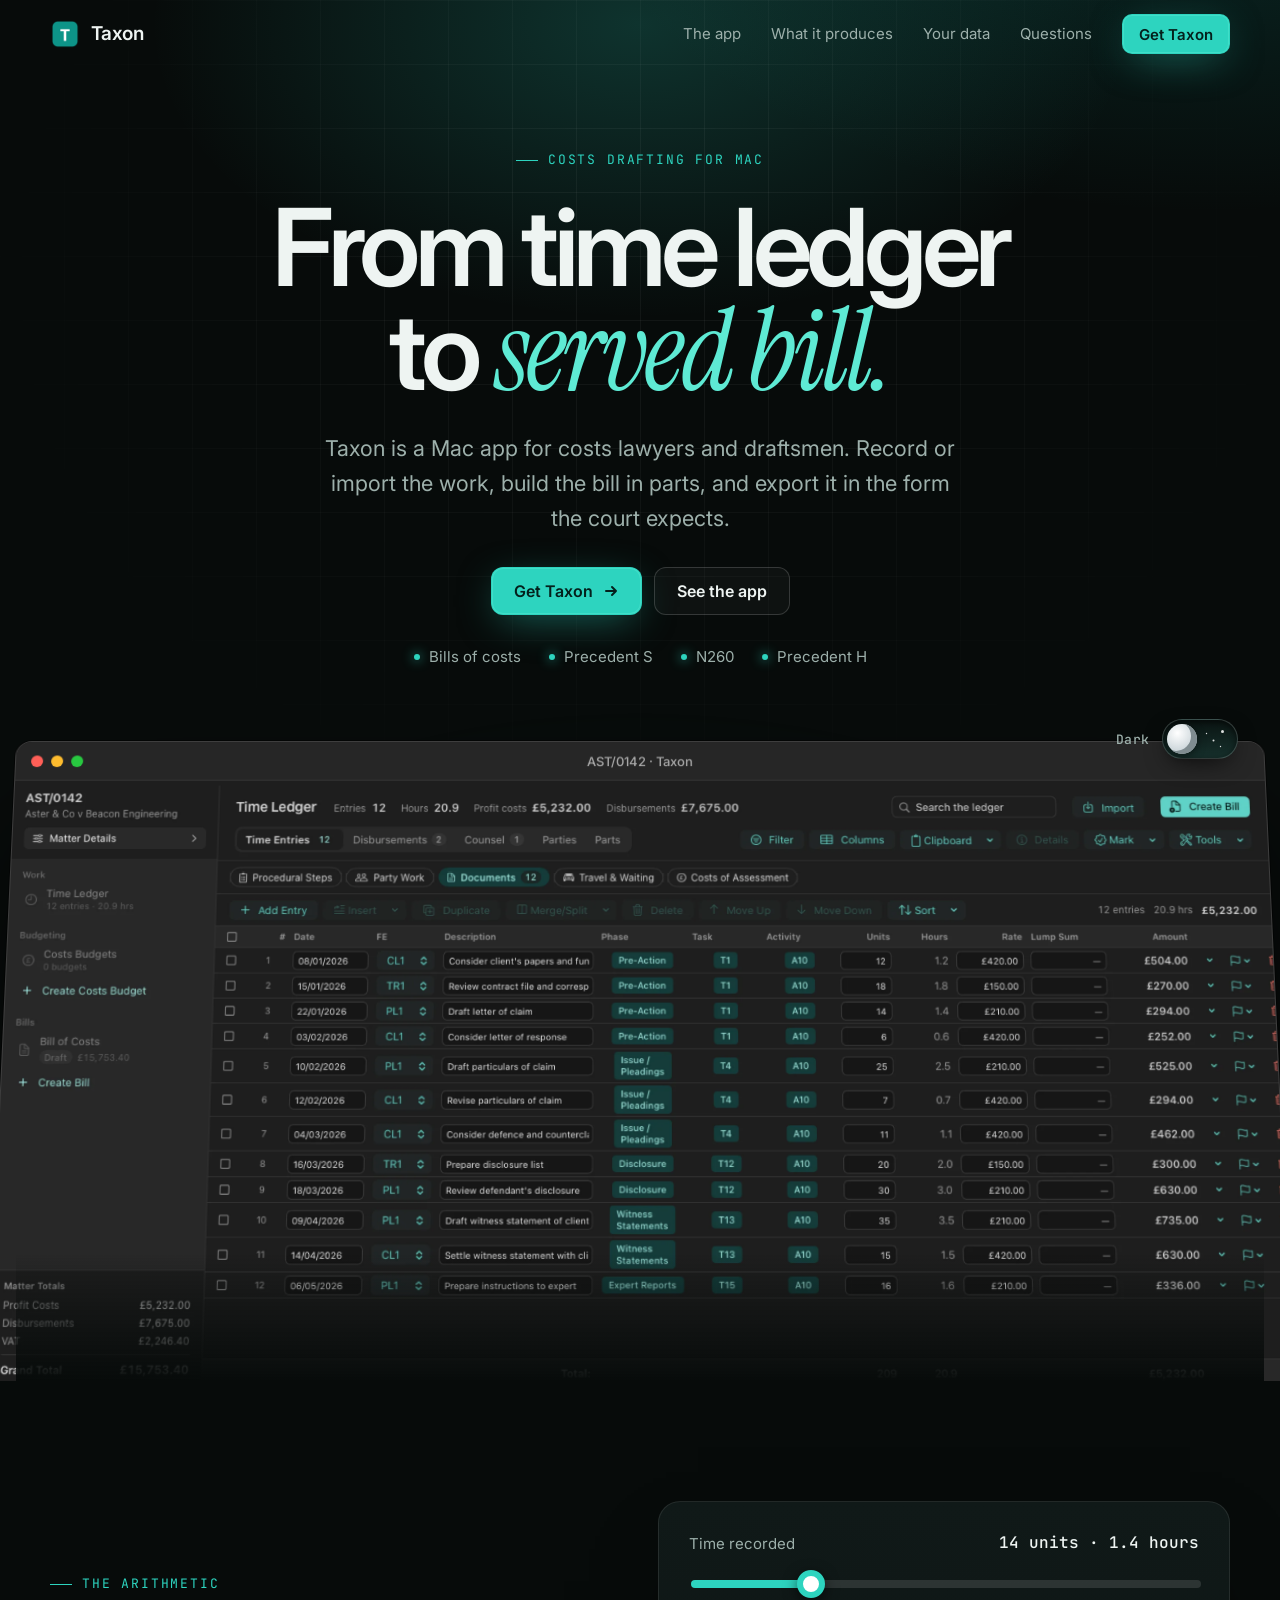
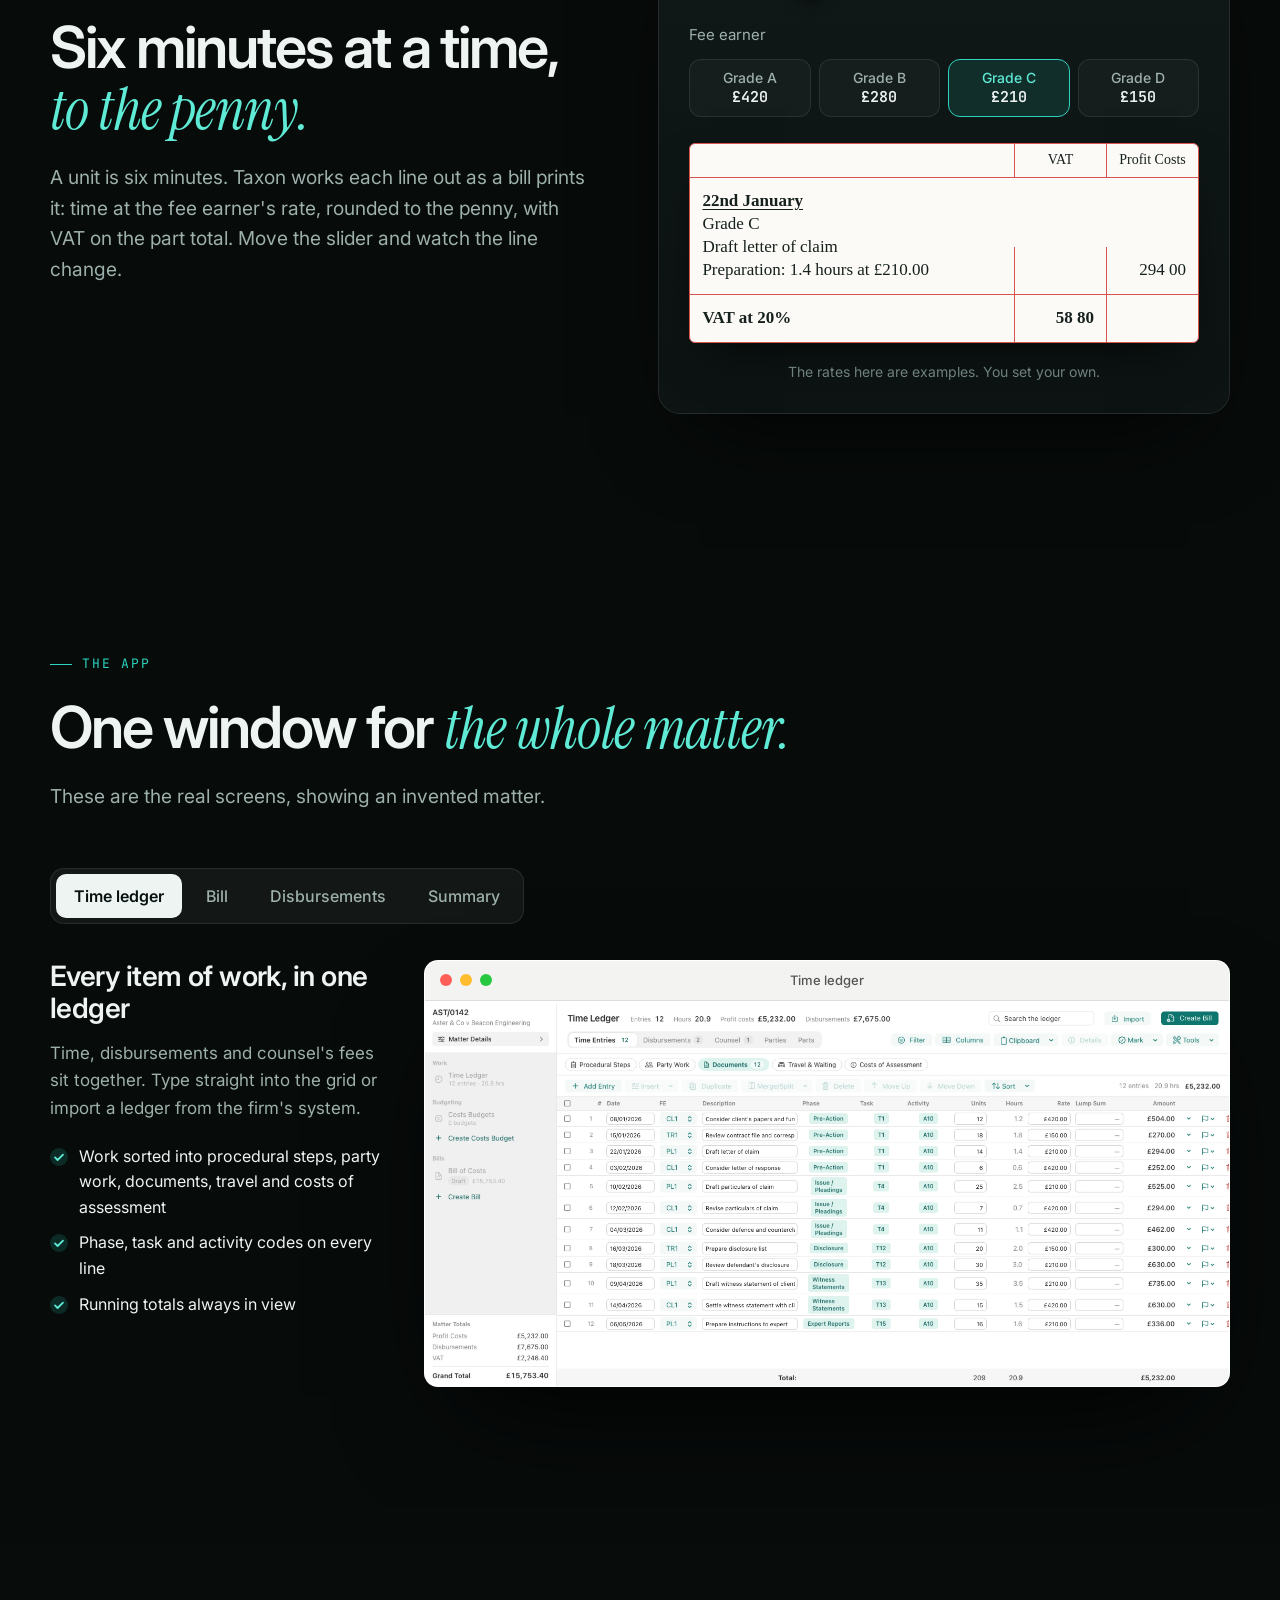
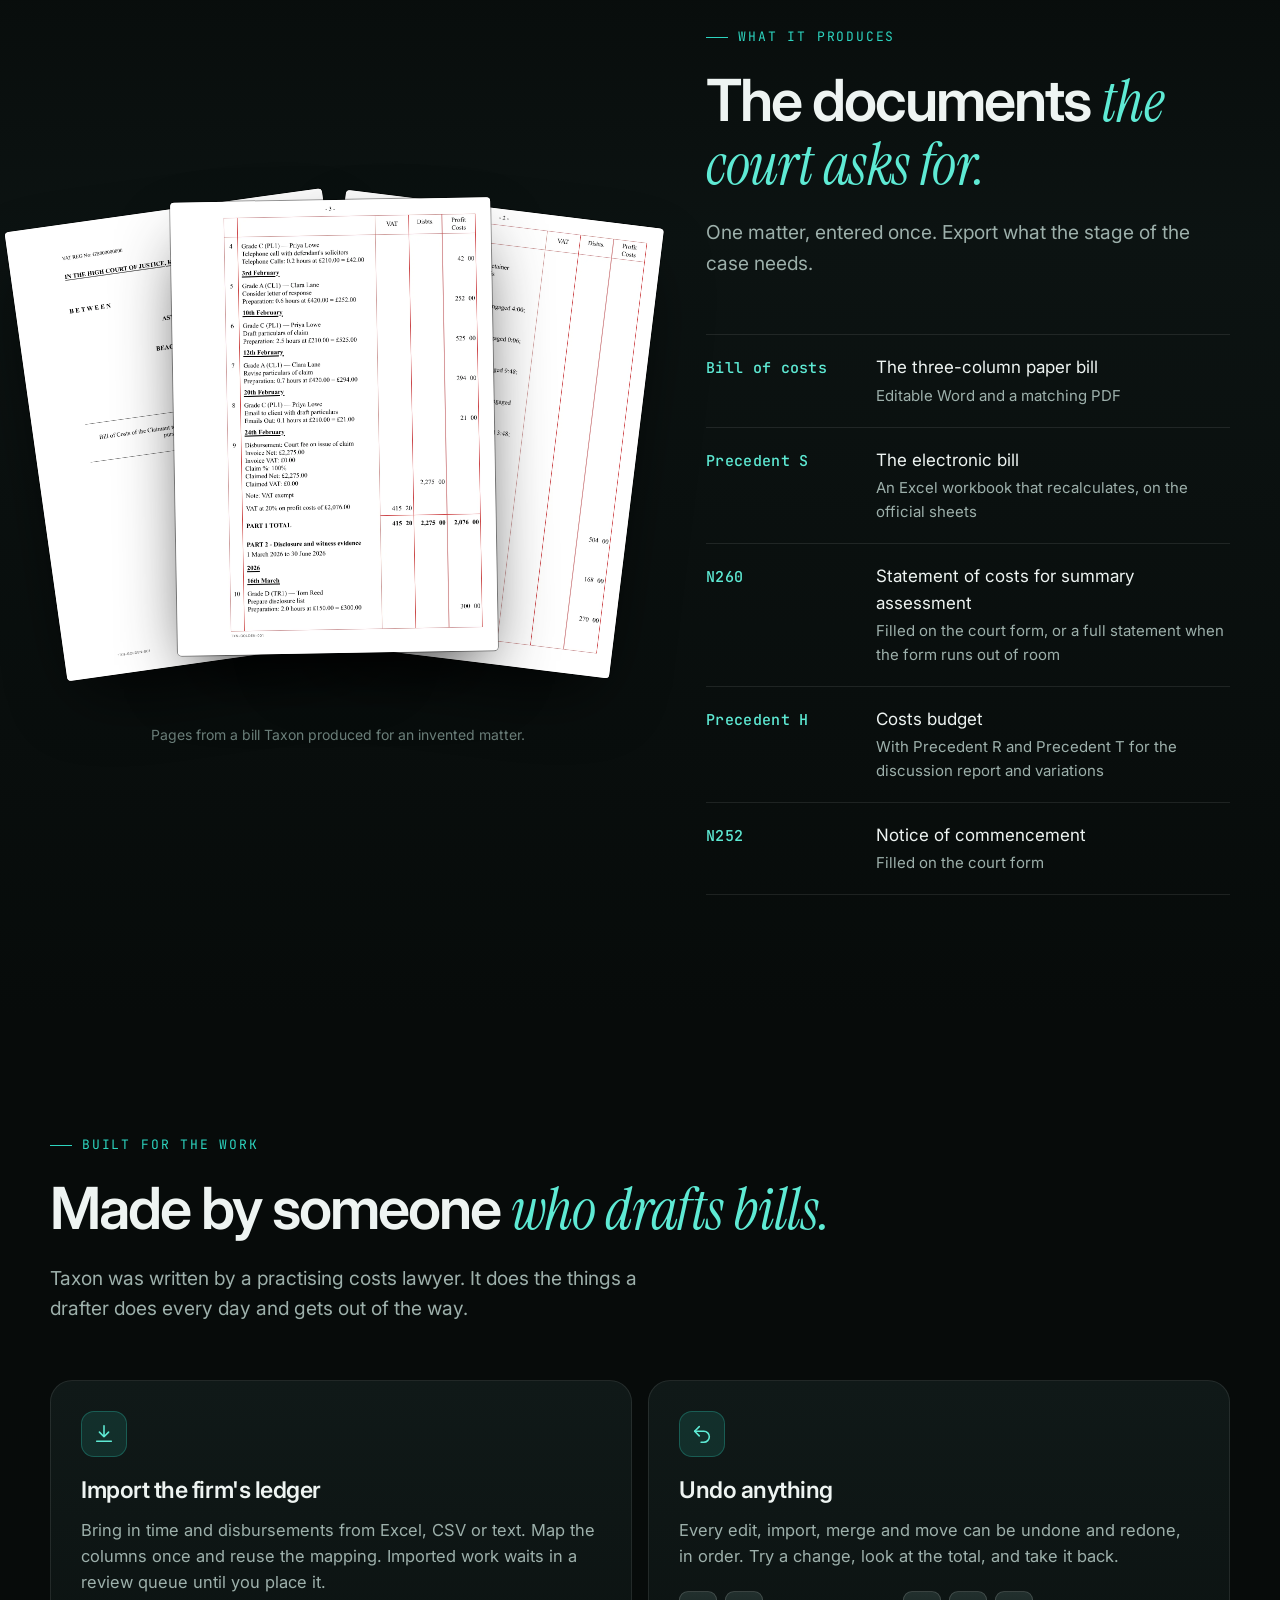
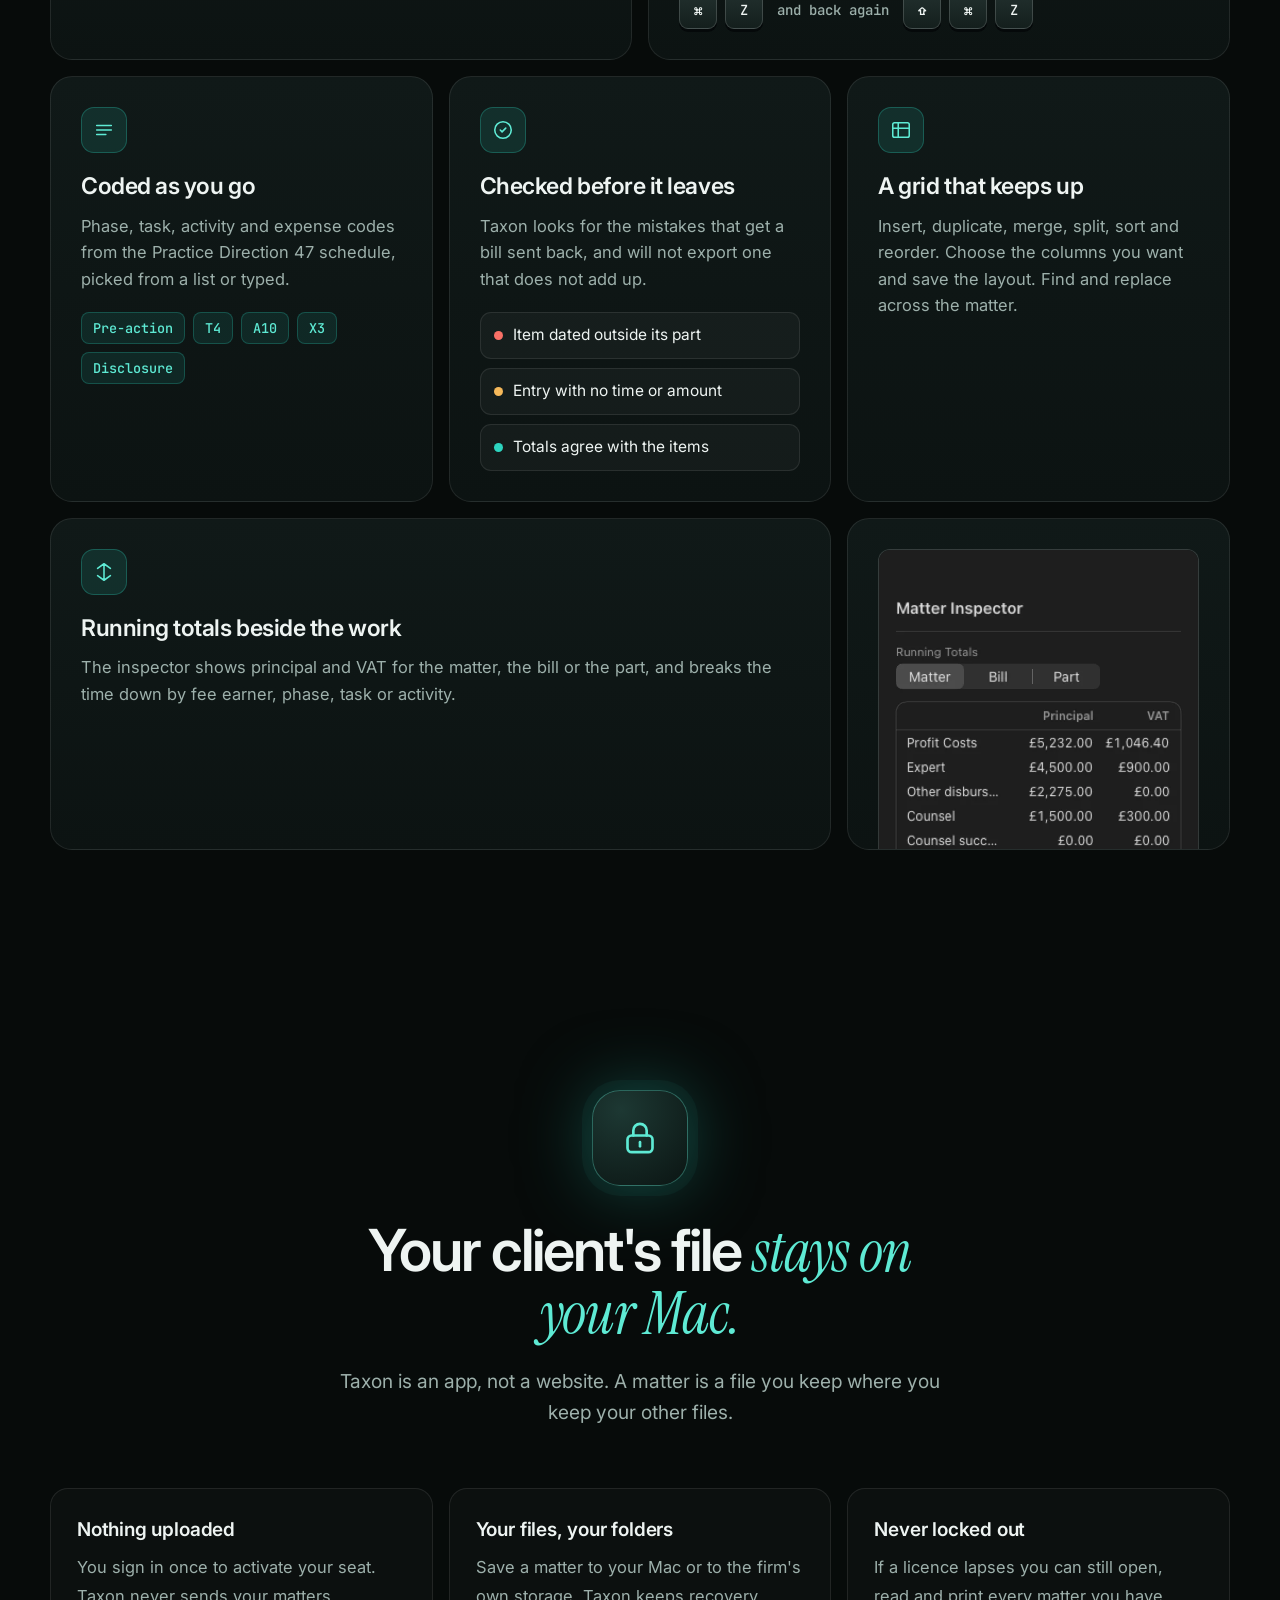
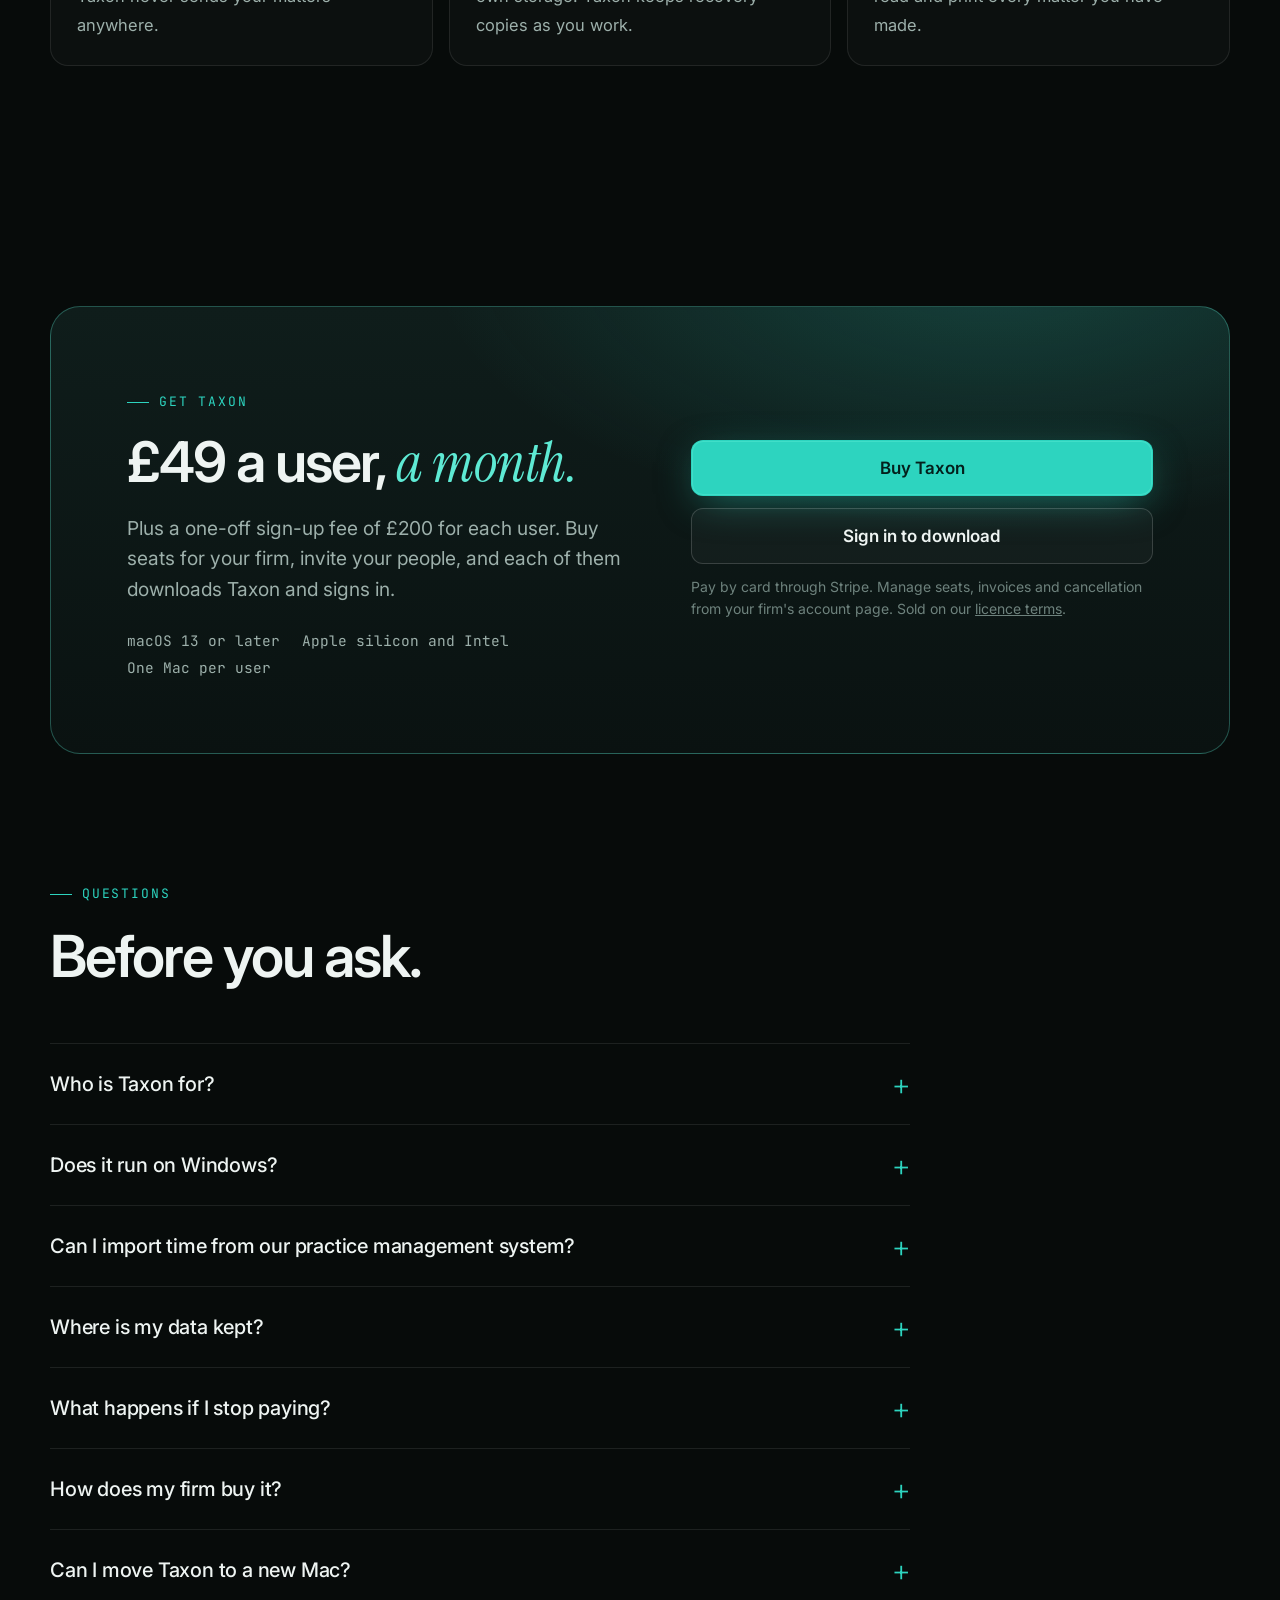
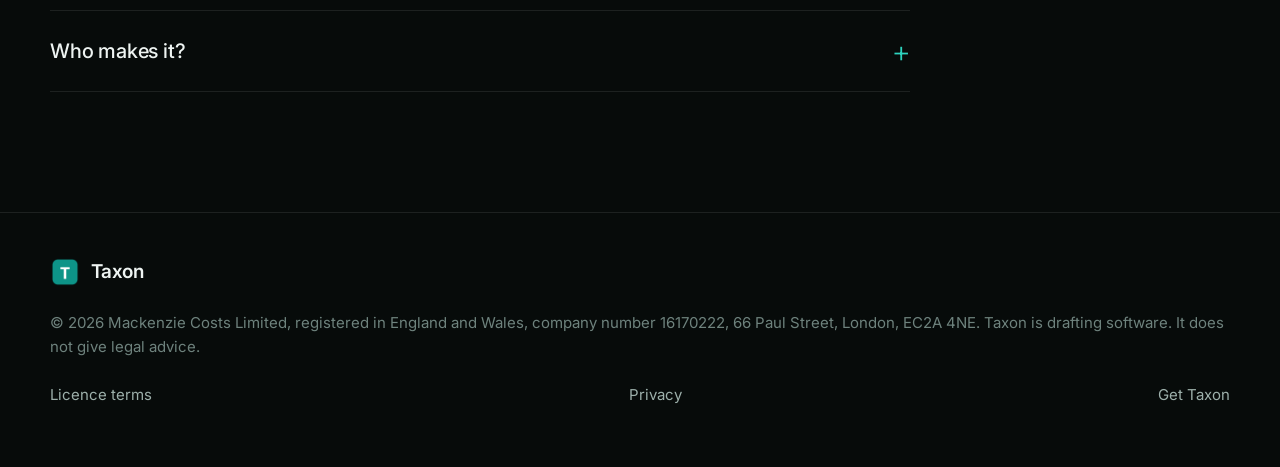
<file: index.html>
<!DOCTYPE html>
<html lang="en-GB">
<head>
<meta charset="UTF-8">
<meta name="viewport" content="width=device-width, initial-scale=1">
<title>Taxon | Costs drafting for Mac</title>
<meta name="description" content="Taxon is a Mac app for UK legal costs drafting. Take a time ledger to a bill of costs, a Precedent S electronic bill, an N260 or a Precedent H budget. Your files stay on your Mac.">
<meta property="og:type" content="website">
<meta property="og:url" content="https://taxoncosts.com/">
<meta property="og:title" content="Taxon | Costs drafting for Mac">
<meta property="og:description" content="From time ledger to served bill. Bills of costs, Precedent S, N260 and Precedent H, drafted on a Mac.">
<meta property="og:image" content="https://taxoncosts.com/og-image.png">
<meta name="twitter:card" content="summary_large_image">
<meta name="twitter:title" content="Taxon | Costs drafting for Mac">
<meta name="twitter:description" content="From time ledger to served bill. Bills of costs, Precedent S, N260 and Precedent H, drafted on a Mac.">
<meta name="twitter:image" content="https://taxoncosts.com/og-image.png">
<meta name="theme-color" content="#070B0A">
<link rel="icon" type="image/png" href="assets/icon.png">
<link rel="preconnect" href="https://fonts.googleapis.com">
<link rel="preconnect" href="https://fonts.gstatic.com" crossorigin>
<link href="https://fonts.googleapis.com/css2?family=Instrument+Serif:ital@0;1&family=Inter:wght@400;500;600;700&family=JetBrains+Mono:wght@400;500;600&display=swap" rel="stylesheet">
<style>
:root{
  --bg:#070B0A;
  --bg-2:#0C1312;
  --panel:#101918;
  --panel-2:#142120;
  --line:rgba(255,255,255,.09);
  --line-2:rgba(255,255,255,.16);
  --text:#EEF4F2;
  --muted:#9DB0AB;
  --dim:#6E827D;
  --teal:#2DD4BF;
  --teal-2:#5EEAD4;
  --teal-deep:#0F766E;
  --paper:#FBFAF6;
  --ink:#16201E;
  --red:#D9534F;
  --sans:"Inter",-apple-system,BlinkMacSystemFont,"Helvetica Neue",Arial,sans-serif;
  --serif:"Instrument Serif","Iowan Old Style",Georgia,serif;
  --mono:"JetBrains Mono",ui-monospace,"SF Mono",Menlo,monospace;
  --wrap:1180px;
}
*{box-sizing:border-box}
html{scroll-behavior:smooth;-webkit-text-size-adjust:100%}
body{margin:0;background:var(--bg);color:var(--text);font-family:var(--sans);font-size:18px;line-height:1.6;-webkit-font-smoothing:antialiased;overflow-x:hidden}
img{max-width:100%;height:auto;display:block}
a{color:inherit}
h1,h2,h3,p{margin:0}
.wrap{width:min(var(--wrap),calc(100% - 48px));margin:0 auto}
.serif{font-family:var(--serif);font-weight:400;font-style:italic;letter-spacing:-.01em;color:var(--teal-2)}
.eyebrow{font-family:var(--mono);font-size:13px;letter-spacing:.14em;text-transform:uppercase;color:var(--teal);display:inline-flex;align-items:center;gap:10px}
.eyebrow::before{content:"";width:22px;height:1px;background:var(--teal)}
h2{font-size:clamp(34px,4.6vw,58px);line-height:1.04;letter-spacing:-.035em;font-weight:600}
.lede{color:var(--muted);font-size:clamp(18px,1.5vw,21px);max-width:620px}
section{padding:120px 0;position:relative}
.sec-head{display:grid;gap:22px;margin-bottom:56px}

/* ---------- Nav ---------- */
.nav{position:fixed;inset:0 0 auto 0;z-index:50;transition:background .3s,border-color .3s;border-bottom:1px solid transparent}
.nav.stuck{background:rgba(7,11,10,.78);backdrop-filter:saturate(160%) blur(18px);-webkit-backdrop-filter:saturate(160%) blur(18px);border-bottom-color:var(--line)}
.nav-in{display:flex;align-items:center;justify-content:space-between;height:68px}
.brand{display:flex;align-items:center;gap:11px;text-decoration:none;font-weight:600;font-size:19px;letter-spacing:-.01em}
.brand img{width:30px;height:30px;border-radius:8px}
.nav-links{display:flex;align-items:center;gap:30px;font-size:15px;color:var(--muted)}
.nav-links a{text-decoration:none;transition:color .2s}
.nav-links a:hover{color:var(--text)}
.btn{display:inline-flex;align-items:center;gap:10px;height:48px;padding:0 22px;border-radius:12px;font:600 16px var(--sans);text-decoration:none;border:1px solid transparent;cursor:pointer;transition:transform .15s,background .2s,border-color .2s,box-shadow .2s}
.btn:active{transform:translateY(1px)}
.btn-primary{background:var(--teal);color:#04201C;box-shadow:0 0 0 1px rgba(94,234,212,.4) inset,0 10px 40px -10px rgba(45,212,191,.55)}
.btn-primary:hover{background:var(--teal-2)}
.btn-ghost{border-color:var(--line-2);color:var(--text);background:rgba(255,255,255,.03)}
.btn-ghost:hover{border-color:rgba(255,255,255,.34);background:rgba(255,255,255,.07)}
.btn-sm{height:40px;padding:0 16px;font-size:15px;border-radius:10px}
:focus-visible{outline:2px solid var(--teal-2);outline-offset:3px;border-radius:6px}

/* ---------- Hero ---------- */
.hero{padding:150px 0 0;overflow:hidden}
.hero::before{content:"";position:absolute;inset:-10% -20% auto -20%;height:900px;background:
  radial-gradient(700px 420px at 50% 18%,rgba(45,212,191,.20),transparent 70%),
  radial-gradient(900px 500px at 82% 0%,rgba(15,118,110,.28),transparent 70%);pointer-events:none}
.grid-lines{position:absolute;inset:0;background-image:linear-gradient(var(--line) 1px,transparent 1px),linear-gradient(90deg,var(--line) 1px,transparent 1px);background-size:64px 64px;mask-image:radial-gradient(ellipse 70% 55% at 50% 20%,#000 20%,transparent 75%);-webkit-mask-image:radial-gradient(ellipse 70% 55% at 50% 20%,#000 20%,transparent 75%);opacity:.5;pointer-events:none}
.hero-copy{position:relative;text-align:center;display:grid;justify-items:center;gap:26px}
h1{font-size:clamp(46px,8.4vw,112px);line-height:.94;letter-spacing:-.05em;font-weight:600;max-width:12ch}
h1 .serif{font-size:1.06em;letter-spacing:-.03em}
.hero .lede{max-width:640px;font-size:clamp(18px,1.7vw,22px)}
.cta{display:flex;gap:12px;flex-wrap:wrap;justify-content:center;margin-top:6px}
.facts{display:flex;flex-wrap:wrap;justify-content:center;gap:10px 28px;font-size:15px;color:var(--muted);margin-top:4px}
.facts span{display:inline-flex;align-items:center;gap:9px}
.facts span::before{content:"";width:6px;height:6px;border-radius:50%;background:var(--teal);box-shadow:0 0 12px var(--teal)}

.stage{position:relative;margin:72px auto 0;width:min(1320px,calc(100% - 32px));perspective:2200px}
.stage::before{content:"";position:absolute;inset:8% 6% -4%;background:radial-gradient(closest-side,rgba(45,212,191,.34),transparent);filter:blur(60px);z-index:0}
.window{position:relative;z-index:1;border-radius:16px;overflow:hidden;border:1px solid rgba(255,255,255,.14);background:#1e1e1e;box-shadow:0 60px 140px -30px rgba(0,0,0,.9),0 0 0 1px rgba(0,0,0,.6);transform:rotateX(var(--tilt,9deg));transform-origin:50% 0;transition:transform .2s linear}
.window[data-mode="light"]{background:#fff}
.chrome{height:40px;display:flex;align-items:center;gap:8px;padding:0 15px;background:#262626;border-bottom:1px solid rgba(255,255,255,.07);font:500 13px var(--sans);color:#a8a8a8;position:relative}
.window[data-mode="light"] .chrome{background:#F3F3F2;border-bottom-color:rgba(0,0,0,.09);color:#555}
.chrome i{width:12px;height:12px;border-radius:50%;background:#ff5f57}
.chrome i:nth-child(2){background:#febc2e}.chrome i:nth-child(3){background:#28c840}
.chrome b{position:absolute;left:0;right:0;text-align:center;font-weight:500;pointer-events:none}
.shots{position:relative}
.shots img{width:100%;height:auto;transition:opacity .5s}
.shots img.alt{position:absolute;inset:0;opacity:0}
.window[data-mode="light"] .shots img.alt{opacity:1}
.stage-fade{position:absolute;left:0;right:0;bottom:-2px;height:20%;background:linear-gradient(transparent,var(--bg));z-index:2;pointer-events:none}

/* day / night switch */
.mode{position:absolute;z-index:3;right:26px;top:-22px;display:flex;align-items:center;gap:12px;font:500 13px var(--mono);color:var(--muted);letter-spacing:.04em}
.switch{width:76px;height:40px;border-radius:999px;border:1px solid var(--line-2);background:linear-gradient(180deg,#0b1513,#16302c);position:relative;cursor:pointer;padding:0;box-shadow:inset 0 2px 6px rgba(0,0,0,.6),0 8px 24px -8px rgba(0,0,0,.8);transition:background .5s}
.switch::before{content:"";position:absolute;top:4px;left:4px;width:30px;height:30px;border-radius:50%;background:radial-gradient(circle at 35% 30%,#fff,#cfd8dc 60%,#9aa7ab);box-shadow:inset -6px -3px 0 0 #7f8c90,0 2px 8px rgba(0,0,0,.5);transition:transform .5s cubic-bezier(.6,.1,.2,1.3),background .5s,box-shadow .5s}
.switch::after{content:"";position:absolute;right:13px;top:10px;width:3px;height:3px;border-radius:50%;background:#fff;box-shadow:-9px 9px 0 -.5px #fff,-2px 15px 0 -.8px #fff,-16px 2px 0 -.8px #fff;opacity:.85;transition:opacity .4s}
.switch[aria-checked="true"]{background:linear-gradient(180deg,#7dd3fc,#bae6fd)}
.switch[aria-checked="true"]::before{transform:translateX(36px);background:radial-gradient(circle at 35% 30%,#fff7c2,#fbbf24 70%);box-shadow:0 0 18px 4px rgba(251,191,36,.7)}
.switch[aria-checked="true"]::after{opacity:0}

/* ---------- Unit calculator ---------- */
.unit{display:grid;grid-template-columns:1fr 1.05fr;gap:64px;align-items:center}
.calc{background:linear-gradient(180deg,var(--panel),var(--bg-2));border:1px solid var(--line);border-radius:22px;padding:30px;display:grid;gap:26px;box-shadow:0 40px 90px -40px rgba(0,0,0,.9)}
.calc label{display:flex;justify-content:space-between;font-size:15px;color:var(--muted);margin-bottom:12px}
.calc label b{font:500 16px var(--mono);color:var(--text)}
input[type=range]{-webkit-appearance:none;appearance:none;width:100%;height:8px;border-radius:99px;background:linear-gradient(90deg,var(--teal) var(--fill,30%),rgba(255,255,255,.12) var(--fill,30%));outline-offset:6px}
input[type=range]::-webkit-slider-thumb{-webkit-appearance:none;width:28px;height:28px;border-radius:50%;background:#fff;border:6px solid var(--teal);box-shadow:0 4px 14px rgba(0,0,0,.6);cursor:grab}
input[type=range]::-moz-range-thumb{width:18px;height:18px;border-radius:50%;background:#fff;border:6px solid var(--teal);cursor:grab}
.grades{display:grid;grid-template-columns:repeat(4,1fr);gap:8px}
.grades button{height:58px;border-radius:12px;border:1px solid var(--line);background:rgba(255,255,255,.03);color:var(--muted);font:500 14px var(--sans);cursor:pointer;display:grid;place-content:center;gap:1px;transition:all .2s}
.grades button b{font:600 15px var(--mono);color:var(--text)}
.grades button[aria-pressed="true"]{border-color:var(--teal);background:rgba(45,212,191,.12);color:var(--teal-2)}
.slip{background:var(--paper);color:var(--ink);border-radius:6px;font-family:"Times New Roman",Times,serif;font-size:17px;line-height:1.35;display:grid;grid-template-columns:1fr 92px 92px;border:1.5px solid var(--red);box-shadow:0 20px 50px -20px rgba(0,0,0,.8)}
.slip>div{padding:12px 12px;border-left:1.5px solid var(--red)}
.slip>div:first-child,.slip>div:nth-child(3n+1){border-left:0}
.slip .h{font-size:14px;text-align:center;border-bottom:1.5px solid var(--red);padding:7px}
.slip .n{text-align:right;font-variant-numeric:tabular-nums;align-self:end}
.slip .t{border-top:1.5px solid var(--red);font-weight:700}
.slip u{text-underline-offset:3px}

/* ---------- Tour ---------- */
.tour-tabs{display:flex;gap:6px;padding:5px;border-radius:14px;background:rgba(255,255,255,.05);border:1px solid var(--line);width:fit-content;max-width:100%;overflow-x:auto}
.tour-tabs button{height:44px;padding:0 18px;border-radius:10px;border:0;background:transparent;color:var(--muted);font:500 16px var(--sans);cursor:pointer;white-space:nowrap;transition:all .2s}
.tour-tabs button[aria-selected="true"]{background:var(--text);color:#07110F;font-weight:600}
.tour-body{display:grid;grid-template-columns:330px 1fr;gap:44px;align-items:start;margin-top:36px}
.tour-text{display:grid;gap:16px;position:sticky;top:110px}
.tour-text h3{font-size:28px;letter-spacing:-.02em;line-height:1.15;font-weight:600}
.tour-text p{color:var(--muted);font-size:17px}
.tour-text ul{margin:6px 0 0;padding:0;list-style:none;display:grid;gap:10px;font-size:16px}
.tour-text li{display:flex;gap:11px;align-items:flex-start}
.tour-text li::before{content:"";flex:none;width:18px;height:18px;margin-top:4px;border-radius:50%;background:rgba(45,212,191,.16) url("data:image/svg+xml,%3Csvg xmlns='http://www.w3.org/2000/svg' viewBox='0 0 18 18'%3E%3Cpath d='M5 9.4l2.6 2.6L13 6.6' fill='none' stroke='%235EEAD4' stroke-width='1.8' stroke-linecap='round' stroke-linejoin='round'/%3E%3C/svg%3E") center/contain}
.frame{border-radius:14px;overflow:hidden;border:1px solid var(--line-2);background:#fff;box-shadow:0 50px 110px -40px rgba(0,0,0,.95)}
.frame .chrome{background:#F3F3F2;border-bottom-color:rgba(0,0,0,.09);color:#555}
.frame img{width:100%}
.pane{display:none}
.pane.on{display:block;animation:rise .5s cubic-bezier(.2,.7,.2,1)}
@keyframes rise{from{opacity:0;transform:translateY(14px)}to{opacity:1;transform:none}}

/* ---------- Outputs ---------- */
.outputs{background:linear-gradient(180deg,var(--bg),var(--bg-2) 30%,var(--bg))}
.out-grid{display:grid;grid-template-columns:1.1fr 1fr;gap:80px;align-items:center}
.pages{position:relative;height:540px}
.pages figure{margin:0;position:absolute;left:50%;top:30px;width:320px;border-radius:4px;overflow:hidden;background:#fff;box-shadow:0 30px 70px -20px rgba(0,0,0,.85),0 0 0 1px rgba(0,0,0,.4);transition:transform .7s cubic-bezier(.2,.8,.2,1);transform-origin:50% 100%}
.pages figure:nth-child(1){transform:translateX(-50%) translateX(-112px) rotate(-8deg)}
.pages figure:nth-child(2){transform:translateX(-50%) translateY(-6px) rotate(-1deg);z-index:2}
.pages figure:nth-child(3){transform:translateX(-50%) translateX(112px) rotate(7deg)}
.pages:hover figure:nth-child(1){transform:translateX(-50%) translateX(-150px) rotate(-11deg)}
.pages:hover figure:nth-child(2){transform:translateX(-50%) translateY(-22px) rotate(0deg) scale(1.03)}
.pages:hover figure:nth-child(3){transform:translateX(-50%) translateX(150px) rotate(10deg)}
.pages figcaption{position:absolute;left:0;right:0;bottom:-6px;text-align:center}
.note{font-size:14px;color:var(--dim);text-align:center;margin-top:8px}
.out-list{display:grid;gap:0;border-top:1px solid var(--line)}
.out-list div{display:grid;grid-template-columns:150px 1fr;gap:20px;padding:19px 0;border-bottom:1px solid var(--line);align-items:baseline;transition:padding .25s,background .25s}
.out-list div:hover{padding-left:12px;background:linear-gradient(90deg,rgba(45,212,191,.07),transparent)}
.out-list b{font:500 15px var(--mono);color:var(--teal-2);letter-spacing:.02em}
.out-list span{font-size:17px}
.out-list small{display:block;color:var(--muted);font-size:15px;margin-top:2px}

/* ---------- Bento ---------- */
.bento{display:grid;grid-template-columns:repeat(6,1fr);gap:16px}
.card{grid-column:span 2;background:linear-gradient(180deg,var(--panel),var(--bg-2));border:1px solid var(--line);border-radius:22px;padding:30px;display:grid;gap:12px;align-content:start;min-height:250px;position:relative;overflow:hidden;transition:border-color .3s,transform .3s}
.card:hover{border-color:rgba(94,234,212,.4);transform:translateY(-3px)}
.card::after{content:"";position:absolute;width:260px;height:260px;border-radius:50%;right:-110px;top:-130px;background:radial-gradient(closest-side,rgba(45,212,191,.16),transparent);opacity:0;transition:opacity .4s}
.card:hover::after{opacity:1}
.card.w3{grid-column:span 3}.card.w4{grid-column:span 4}
.card h3{font-size:23px;letter-spacing:-.02em;font-weight:600;line-height:1.2}
.card p{color:var(--muted);font-size:16.5px}
.ic{width:46px;height:46px;border-radius:13px;background:rgba(45,212,191,.12);border:1px solid rgba(45,212,191,.28);display:grid;place-items:center;margin-bottom:8px}
.ic svg{width:22px;height:22px;stroke:var(--teal-2);fill:none;stroke-width:1.7;stroke-linecap:round;stroke-linejoin:round}
.codes{display:flex;flex-wrap:wrap;gap:8px;margin-top:8px}
.codes span{font:500 13.5px var(--mono);padding:6px 11px;border-radius:8px;background:rgba(45,212,191,.1);border:1px solid rgba(45,212,191,.24);color:var(--teal-2)}
.undo{display:flex;gap:8px;margin-top:10px;align-items:center;font:500 14px var(--mono);color:var(--muted)}
.key{min-width:38px;height:38px;padding:0 10px;border-radius:9px;display:grid;place-items:center;background:linear-gradient(180deg,#22302e,#141f1d);border:1px solid var(--line-2);box-shadow:0 3px 0 #05090a;color:var(--text)}
.checks{display:grid;gap:9px;margin-top:8px;font-size:15.5px}
.checks div{display:flex;gap:10px;align-items:center;padding:10px 13px;border-radius:11px;background:rgba(255,255,255,.035);border:1px solid var(--line)}
.dot{width:9px;height:9px;border-radius:50%;flex:none;background:var(--teal)}
.dot.amber{background:#F5B85A}.dot.redd{background:#F97066}
.card img.peek{border-radius:10px;border:1px solid var(--line-2);margin-top:8px}

/* ---------- Private ---------- */
.private{text-align:center}
.private h2{max-width:15ch;margin:0 auto}
.private .lede{margin:22px auto 0}
.lock{width:96px;height:96px;margin:0 auto 34px;border-radius:28px;display:grid;place-items:center;background:radial-gradient(circle at 30% 20%,#1d3833,#0b1513);border:1px solid rgba(94,234,212,.35);box-shadow:0 0 0 10px rgba(45,212,191,.05),0 0 80px -10px rgba(45,212,191,.5)}
.lock svg{width:40px;height:40px;stroke:var(--teal-2);fill:none;stroke-width:1.6;stroke-linecap:round;stroke-linejoin:round}
.trio{display:grid;grid-template-columns:repeat(3,1fr);gap:16px;margin-top:60px;text-align:left}
.trio div{border:1px solid var(--line);border-radius:18px;padding:26px;background:rgba(255,255,255,.025)}
.trio b{display:block;font-size:19px;font-weight:600;margin-bottom:8px;letter-spacing:-.01em}
.trio span{color:var(--muted);font-size:16.5px}

/* ---------- Access ---------- */
.access{padding-bottom:90px}
.access-box{border-radius:30px;border:1px solid rgba(94,234,212,.3);background:radial-gradient(800px 380px at 80% -10%,rgba(45,212,191,.2),transparent 70%),linear-gradient(180deg,#0F1D1B,#0A1211);padding:clamp(34px,6vw,76px);display:grid;grid-template-columns:1.1fr 1fr;gap:56px;align-items:center}
.access-box h2{font-size:clamp(34px,4.4vw,56px)}
.form{display:grid;gap:12px}
.form input{height:56px;border-radius:13px;border:1px solid var(--line-2);background:rgba(0,0,0,.35);color:var(--text);padding:0 18px;font:400 17px var(--sans);width:100%}
.form .btn{height:56px;justify-content:center;font-size:17px}
.form small{color:var(--dim);font-size:14px}
.reqs{display:flex;flex-wrap:wrap;gap:8px 22px;margin-top:26px;font:400 14.5px var(--mono);color:var(--muted)}

/* ---------- Questions ---------- */
.faq{display:grid;gap:0;border-top:1px solid var(--line);max-width:860px}
details{border-bottom:1px solid var(--line)}
summary{list-style:none;cursor:pointer;padding:24px 0;font-size:20px;font-weight:500;letter-spacing:-.01em;display:flex;justify-content:space-between;gap:20px;align-items:center}
summary::-webkit-details-marker{display:none}
summary::after{content:"+";font:300 30px var(--sans);color:var(--teal);transition:transform .3s;line-height:1}
details[open] summary::after{transform:rotate(45deg)}
details p{color:var(--muted);padding:0 0 26px;max-width:70ch}

footer{border-top:1px solid var(--line);padding:44px 0 60px;color:var(--dim);font-size:15px}
.foot{display:flex;justify-content:space-between;gap:24px;flex-wrap:wrap;align-items:center}
.foot a{color:var(--muted);text-decoration:none}
.foot a:hover{color:var(--text)}

/* reveal */
.rv{opacity:0;transform:translateY(26px);transition:opacity .9s cubic-bezier(.2,.7,.2,1),transform .9s cubic-bezier(.2,.7,.2,1)}
.rv.in{opacity:1;transform:none}
.rv.d1{transition-delay:.08s}.rv.d2{transition-delay:.16s}.rv.d3{transition-delay:.24s}

@media (max-width:980px){
  section{padding:84px 0}
  .nav-links a:not(.btn){display:none}
  .unit,.out-grid,.access-box,.tour-body{grid-template-columns:1fr;gap:40px}
  .tour-text{position:static}
  .bento{grid-template-columns:1fr}
  .card,.card.w3,.card.w4{grid-column:auto;min-height:0}
  .trio{grid-template-columns:1fr}
  .pages{height:470px}
  .pages figure{width:270px}
  .pages figure:nth-child(1){transform:translateX(-50%) translateX(-70px) rotate(-8deg)}
  .pages figure:nth-child(3){transform:translateX(-50%) translateX(70px) rotate(7deg)}
  .mode{right:12px;top:-52px}
  .stage{margin-top:96px}
  .out-list div{grid-template-columns:1fr;gap:4px}
}
@media (max-width:560px){
  body{font-size:17px}
  .calc{padding:20px}
  .calc label{flex-wrap:wrap;gap:4px}
  .slip{grid-template-columns:1fr 60px 78px;font-size:15.5px}
  .slip>div{padding:10px 8px}
  .access-box{border-radius:22px}
  summary{font-size:18px}
}
@media (prefers-reduced-motion:reduce){
  html{scroll-behavior:auto}
  .rv{opacity:1;transform:none;transition:none}
  .window{transform:none!important}
  *{animation:none!important;transition:none!important}
}
</style>
</head>
<body>

<header class="nav" id="nav">
  <div class="wrap nav-in">
    <a class="brand" href="#top"><img src="assets/icon.png" alt="" width="30" height="30">Taxon</a>
    <nav class="nav-links" aria-label="Main">
      <a href="#tour">The app</a>
      <a href="#outputs">What it produces</a>
      <a href="#private">Your data</a>
      <a href="#questions">Questions</a>
      <a class="btn btn-primary btn-sm" href="#access">Get Taxon</a>
    </nav>
  </div>
</header>

<main id="top">

<!-- ================= HERO ================= -->
<section class="hero">
  <div class="grid-lines" aria-hidden="true"></div>
  <div class="wrap hero-copy">
    <span class="eyebrow rv">Costs drafting for Mac</span>
    <h1 class="rv d1">From time ledger to <span class="serif">served bill.</span></h1>
    <p class="lede rv d2">Taxon is a Mac app for costs lawyers and draftsmen. Record or import the work, build the bill in parts, and export it in the form the court expects.</p>
    <div class="cta rv d3">
      <a class="btn btn-primary" href="#access">Get Taxon
        <svg width="16" height="16" viewBox="0 0 16 16" fill="none" stroke="currentColor" stroke-width="2" stroke-linecap="round" stroke-linejoin="round" aria-hidden="true"><path d="M3 8h10M9 4l4 4-4 4"/></svg></a>
      <a class="btn btn-ghost" href="#tour">See the app</a>
    </div>
    <div class="facts rv d3">
      <span>Bills of costs</span><span>Precedent S</span><span>N260</span><span>Precedent H</span>
    </div>
  </div>

  <div class="stage rv d2" id="stage">
    <div class="mode">
      <span id="modeLabel">Dark</span>
      <button class="switch" id="modeSwitch" role="switch" aria-checked="false" aria-label="Show the app in light mode"></button>
    </div>
    <div class="window" id="window" data-mode="dark">
      <div class="chrome"><i></i><i></i><i></i><b>AST/0142 · Taxon</b></div>
      <div class="shots">
        <img src="assets/s1-ledger-dark.webp" width="3060" height="1468" alt="The Taxon time ledger in dark mode: twelve entries with date, fee earner, description, phase, task and activity codes, units, hours, rate and amount, and matter totals in the sidebar.">
        <img class="alt" src="assets/s1-ledger-light.webp" width="3060" height="1468" alt="" aria-hidden="true">
      </div>
    </div>
    <div class="stage-fade" aria-hidden="true"></div>
  </div>
</section>

<!-- ================= UNIT ================= -->
<section id="unit">
  <div class="wrap unit">
    <div class="sec-head rv">
      <span class="eyebrow">The arithmetic</span>
      <h2>Six minutes at a time, <span class="serif">to the penny.</span></h2>
      <p class="lede">A unit is six minutes. Taxon works each line out as a bill prints it: time at the fee earner's rate, rounded to the penny, with VAT on the part total. Move the slider and watch the line change.</p>
    </div>
    <div class="calc rv d1" aria-label="Unit calculator">
      <div>
        <label for="units">Time recorded <b><span id="uVal">14</span> units · <span id="hVal">1.4</span> hours</b></label>
        <input type="range" id="units" min="1" max="60" value="14">
      </div>
      <div>
        <label>Fee earner</label>
        <div class="grades" id="grades">
          <button type="button" data-rate="420" data-name="Grade A" aria-pressed="false">Grade A<b>£420</b></button>
          <button type="button" data-rate="280" data-name="Grade B" aria-pressed="false">Grade B<b>£280</b></button>
          <button type="button" data-rate="210" data-name="Grade C" aria-pressed="true">Grade C<b>£210</b></button>
          <button type="button" data-rate="150" data-name="Grade D" aria-pressed="false">Grade D<b>£150</b></button>
        </div>
      </div>
      <div class="slip" aria-live="polite">
        <div class="h">&nbsp;</div><div class="h">VAT</div><div class="h">Profit Costs</div>
        <div><u><b>22nd January</b></u><br><span id="sGrade">Grade C</span><br>Draft letter of claim<br>Preparation: <span id="sHours">1.4</span> hours at £<span id="sRate">210.00</span></div>
        <div class="n">&nbsp;</div><div class="n" id="sAmt">294 00</div>
        <div class="t">VAT at 20%</div><div class="n t" id="sVat">58 80</div><div class="n t">&nbsp;</div>
      </div>
      <p class="note" style="margin:-8px 0 0">The rates here are examples. You set your own.</p>
    </div>
  </div>
</section>

<!-- ================= TOUR ================= -->
<section id="tour">
  <div class="wrap">
    <div class="sec-head rv">
      <span class="eyebrow">The app</span>
      <h2>One window for <span class="serif">the whole matter.</span></h2>
      <p class="lede">These are the real screens, showing an invented matter.</p>
    </div>

    <div class="tour-tabs rv" role="tablist" aria-label="Screens">
      <button role="tab" aria-selected="true" aria-controls="p-ledger" id="t-ledger">Time ledger</button>
      <button role="tab" aria-selected="false" aria-controls="p-bill" id="t-bill">Bill</button>
      <button role="tab" aria-selected="false" aria-controls="p-disb" id="t-disb">Disbursements</button>
      <button role="tab" aria-selected="false" aria-controls="p-sum" id="t-sum">Summary</button>
    </div>

    <div class="pane on" id="p-ledger" role="tabpanel" aria-labelledby="t-ledger">
      <div class="tour-body">
        <div class="tour-text">
          <h3>Every item of work, in one ledger</h3>
          <p>Time, disbursements and counsel's fees sit together. Type straight into the grid or import a ledger from the firm's system.</p>
          <ul>
            <li>Work sorted into procedural steps, party work, documents, travel and costs of assessment</li>
            <li>Phase, task and activity codes on every line</li>
            <li>Running totals always in view</li>
          </ul>
        </div>
        <div class="frame"><div class="chrome"><i></i><i></i><i></i><b>Time ledger</b></div><img loading="lazy" src="assets/s1-ledger-light.webp" width="3060" height="1468" alt="Time ledger with twelve coded entries and matter totals."></div>
      </div>
    </div>

    <div class="pane" id="p-bill" role="tabpanel" aria-labelledby="t-bill" hidden>
      <div class="tour-body">
        <div class="tour-text">
          <h3>Build the bill in parts</h3>
          <p>Create a bill from the ledger and Taxon divides the work into parts by date. Each part carries its own VAT rate and its own total.</p>
          <ul>
            <li>Split a part at a date, or merge two</li>
            <li>Move or copy entries between parts</li>
            <li>Merge, split, sort and reorder lines</li>
          </ul>
        </div>
        <div class="frame"><div class="chrome"><i></i><i></i><i></i><b>Bill of Costs</b></div><img loading="lazy" src="assets/s2-bill-light.webp" width="2760" height="1128" alt="Bill editor showing Part 1, Pre-action and issue, with six entries and a part total."></div>
      </div>
    </div>

    <div class="pane" id="p-disb" role="tabpanel" aria-labelledby="t-disb" hidden>
      <div class="tour-body">
        <div class="tour-text">
          <h3>Disbursements with their VAT</h3>
          <p>Record net and VAT as the invoice shows them. Court fees stay exempt. Experts and counsel carry the details the bill has to state.</p>
          <ul>
            <li>Net, VAT and claimed gross on every line</li>
            <li>Schedule 2 codes, marked when confirmed</li>
            <li>Counsel's fees kept as their own rows</li>
          </ul>
        </div>
        <div class="frame"><div class="chrome"><i></i><i></i><i></i><b>Disbursements</b></div><img loading="lazy" src="assets/s5-disbursements-light.webp" width="2260" height="840" alt="Disbursements grid with a court fee and an expert's report, each with net, VAT and gross."></div>
      </div>
    </div>

    <div class="pane" id="p-sum" role="tabpanel" aria-labelledby="t-sum" hidden>
      <div class="tour-body">
        <div class="tour-text">
          <h3>See the total before you export</h3>
          <p>The summary shows each part as the bill will state it: profit costs, counsel, disbursements and the VAT on each.</p>
          <ul>
            <li>Part totals and a grand total</li>
            <li>Hours and item counts beside the money</li>
            <li>The same figures the exported bill prints</li>
          </ul>
        </div>
        <div class="frame"><div class="chrome"><i></i><i></i><i></i><b>Bill summary</b></div><img loading="lazy" src="assets/s3-summary-light.webp" width="1800" height="1400" alt="Bill summary listing profit costs, counsel fees, disbursements and VAT for two parts."></div>
      </div>
    </div>
  </div>
</section>

<!-- ================= OUTPUTS ================= -->
<section id="outputs" class="outputs">
  <div class="wrap out-grid">
    <div class="rv">
      <div class="pages" aria-label="Sample pages of a bill of costs produced by Taxon">
        <figure><img loading="lazy" src="assets/page-01.webp" width="1240" height="1754" alt="Front sheet of a bill of costs: court, case number, parties and the order for costs."></figure>
        <figure><img loading="lazy" src="assets/page-03.webp" width="1240" height="1754" alt="A page of a bill of costs in three columns: VAT, disbursements and profit costs, with dated items and a part total."></figure>
        <figure><img loading="lazy" src="assets/page-02.webp" width="1240" height="1754" alt="A page of a bill of costs listing fee earners, rates and the first dated items."></figure>
      </div>
      <p class="note">Pages from a bill Taxon produced for an invented matter.</p>
    </div>
    <div>
      <div class="sec-head rv">
        <span class="eyebrow">What it produces</span>
        <h2>The documents <span class="serif">the court asks for.</span></h2>
        <p class="lede">One matter, entered once. Export what the stage of the case needs.</p>
      </div>
      <div class="out-list rv d1">
        <div><b>Bill of costs</b><span>The three-column paper bill<small>Editable Word and a matching PDF</small></span></div>
        <div><b>Precedent S</b><span>The electronic bill<small>An Excel workbook that recalculates, on the official sheets</small></span></div>
        <div><b>N260</b><span>Statement of costs for summary assessment<small>Filled on the court form, or a full statement when the form runs out of room</small></span></div>
        <div><b>Precedent H</b><span>Costs budget<small>With Precedent R and Precedent T for the discussion report and variations</small></span></div>
        <div><b>N252</b><span>Notice of commencement<small>Filled on the court form</small></span></div>
      </div>
    </div>
  </div>
</section>

<!-- ================= FEATURES ================= -->
<section id="features">
  <div class="wrap">
    <div class="sec-head rv">
      <span class="eyebrow">Built for the work</span>
      <h2>Made by someone <span class="serif">who drafts bills.</span></h2>
      <p class="lede">Taxon was written by a practising costs lawyer. It does the things a drafter does every day and gets out of the way.</p>
    </div>
    <div class="bento">
      <article class="card w3 rv">
        <div class="ic"><svg viewBox="0 0 24 24"><path d="M12 3v12M7 10l5 5 5-5M4 20h16"/></svg></div>
        <h3>Import the firm's ledger</h3>
        <p>Bring in time and disbursements from Excel, CSV or text. Map the columns once and reuse the mapping. Imported work waits in a review queue until you place it.</p>
      </article>
      <article class="card w3 rv d1">
        <div class="ic"><svg viewBox="0 0 24 24"><path d="M9 14L4 9l5-5"/><path d="M4 9h10a6 6 0 010 12h-3"/></svg></div>
        <h3>Undo anything</h3>
        <p>Every edit, import, merge and move can be undone and redone, in order. Try a change, look at the total, and take it back.</p>
        <div class="undo"><span class="key">⌘</span><span class="key">Z</span><span style="margin:0 6px">and back again</span><span class="key">⇧</span><span class="key">⌘</span><span class="key">Z</span></div>
      </article>
      <article class="card rv">
        <div class="ic"><svg viewBox="0 0 24 24"><path d="M4 7h16M4 12h16M4 17h10"/></svg></div>
        <h3>Coded as you go</h3>
        <p>Phase, task, activity and expense codes from the Practice Direction 47 schedule, picked from a list or typed.</p>
        <div class="codes"><span>Pre-action</span><span>T4</span><span>A10</span><span>X3</span><span>Disclosure</span></div>
      </article>
      <article class="card rv d1">
        <div class="ic"><svg viewBox="0 0 24 24"><path d="M9 12l2 2 4-4"/><circle cx="12" cy="12" r="9"/></svg></div>
        <h3>Checked before it leaves</h3>
        <p>Taxon looks for the mistakes that get a bill sent back, and will not export one that does not add up.</p>
        <div class="checks">
          <div><i class="dot redd"></i>Item dated outside its part</div>
          <div><i class="dot amber"></i>Entry with no time or amount</div>
          <div><i class="dot"></i>Totals agree with the items</div>
        </div>
      </article>
      <article class="card rv d2">
        <div class="ic"><svg viewBox="0 0 24 24"><rect x="3" y="4" width="18" height="16" rx="2"/><path d="M3 10h18M9 4v16"/></svg></div>
        <h3>A grid that keeps up</h3>
        <p>Insert, duplicate, merge, split, sort and reorder. Choose the columns you want and save the layout. Find and replace across the matter.</p>
      </article>
      <article class="card w4 rv">
        <div class="ic"><svg viewBox="0 0 24 24"><path d="M12 3v18M5 8l7-5 7 5M5 16l7 5 7-5"/></svg></div>
        <h3>Running totals beside the work</h3>
        <p>The inspector shows principal and VAT for the matter, the bill or the part, and breaks the time down by fee earner, phase, task or activity.</p>
      </article>
      <article class="card rv d1" style="padding-bottom:0">
        <img class="peek" loading="lazy" src="assets/s4-inspector-dark.webp" width="600" height="1040" alt="The Matter Inspector showing running totals: profit costs, expert, other disbursements, counsel and a grand total." style="margin-top:0;border-bottom:0;border-radius:12px 12px 0 0;max-height:300px;object-fit:cover;object-position:top">
      </article>
    </div>
  </div>
</section>

<!-- ================= PRIVATE ================= -->
<section id="private" class="private">
  <div class="wrap">
    <div class="lock rv"><svg viewBox="0 0 24 24"><rect x="4.5" y="10.5" width="15" height="10" rx="2.5"/><path d="M8 10.5V7.5a4 4 0 018 0v3"/><path d="M12 14.5v2.5"/></svg></div>
    <h2 class="rv">Your client's file <span class="serif">stays on your Mac.</span></h2>
    <p class="lede rv d1">Taxon is an app, not a website. A matter is a file you keep where you keep your other files.</p>
    <div class="trio">
      <div class="rv"><b>Nothing uploaded</b><span>You sign in once to activate your seat. Taxon never sends your matters anywhere.</span></div>
      <div class="rv d1"><b>Your files, your folders</b><span>Save a matter to your Mac or to the firm's own storage. Taxon keeps recovery copies as you work.</span></div>
      <div class="rv d2"><b>Never locked out</b><span>If a licence lapses you can still open, read and print every matter you have made.</span></div>
    </div>
  </div>
</section>

<!-- ================= ACCESS ================= -->
<section id="access" class="access">
  <div class="wrap">
    <div class="access-box rv">
      <div>
        <span class="eyebrow">Get Taxon</span>
        <h2 style="margin-top:20px">£49 a user, <span class="serif">a month.</span></h2>
        <p class="lede" style="margin-top:20px">Plus a one-off sign-up fee of £200 for each user. Buy seats for your firm, invite your people, and each of them downloads Taxon and signs in.</p>
        <div class="reqs"><span>macOS 13 or later</span><span>Apple silicon and Intel</span><span>One Mac per user</span></div>
      </div>
      <div class="form">
        <a class="btn btn-primary" href="https://account.taxoncosts.com/buy">Buy Taxon</a>
        <a class="btn btn-ghost" href="https://account.taxoncosts.com/download">Sign in to download</a>
        <small>Pay by card through Stripe. Manage seats, invoices and cancellation from your firm's account page. Sold on our <a href="terms.html" style="color:inherit">licence terms</a>.</small>
      </div>
    </div>
  </div>
</section>

<!-- ================= QUESTIONS ================= -->
<section id="questions" style="padding-top:40px">
  <div class="wrap">
    <div class="sec-head rv">
      <span class="eyebrow">Questions</span>
      <h2>Before you ask.</h2>
    </div>
    <div class="faq rv">
      <details>
        <summary>Who is Taxon for?</summary>
        <p>Costs lawyers, costs draftsmen and solicitors who prepare their own bills and budgets in England and Wales, and who work on a Mac.</p>
      </details>
      <details>
        <summary>Does it run on Windows?</summary>
        <p>No. Taxon is written for the Mac and uses the Mac's own menus, shortcuts, undo and file handling.</p>
      </details>
      <details>
        <summary>Can I import time from our practice management system?</summary>
        <p>Yes, if the system can export a ledger to Excel, CSV or text. You tell Taxon which column is which, check the result in a review queue, and then place the work in the matter.</p>
      </details>
      <details>
        <summary>Where is my data kept?</summary>
        <p>In the matter file, wherever you save it. Taxon never sends your matters anywhere. It contacts our server only to sign you in and to check that your seat is paid for.</p>
      </details>
      <details>
        <summary>What happens if I stop paying?</summary>
        <p>You can still open, read and print every matter. You need a paid seat to create or change work and to export.</p>
      </details>
      <details>
        <summary>How does my firm buy it?</summary>
        <p>Choose how many seats you need and pay by card. You then invite each person by email. They accept the seat, download Taxon and sign in with Microsoft or an email and password.</p>
      </details>
      <details>
        <summary>Can I move Taxon to a new Mac?</summary>
        <p>Yes. Each seat works on one Mac at a time. You can move your seat yourself once every 30 days, and your firm's admin can move it at any time.</p>
      </details>
      <details>
        <summary>Who makes it?</summary>
        <p>Taxon is made by Mackenzie Costs Limited and was written by a practising costs lawyer.</p>
      </details>
    </div>
  </div>
</section>

</main>

<footer>
  <div class="wrap foot">
    <a class="brand" href="#top" style="color:var(--text)"><img src="assets/icon.png" alt="" width="30" height="30">Taxon</a>
    <span>© 2026 Mackenzie Costs Limited, registered in England and Wales, company number 16170222, 66 Paul Street, London, EC2A 4NE. Taxon is drafting software. It does not give legal advice.</span>
    <a href="terms.html">Licence terms</a>
    <a href="privacy.html">Privacy</a>
    <a href="#access">Get Taxon</a>
  </div>
</footer>

<script>
(function(){
  var nav=document.getElementById('nav');
  var win=document.getElementById('window');
  var stage=document.getElementById('stage');
  var reduce=window.matchMedia('(prefers-reduced-motion: reduce)').matches;

  function onScroll(){
    nav.classList.toggle('stuck',window.scrollY>12);
    if(reduce||!stage)return;
    var r=stage.getBoundingClientRect();
    var p=Math.min(1,Math.max(0,(window.innerHeight-r.top)/(window.innerHeight*0.95)));
    win.style.setProperty('--tilt',(11-11*p).toFixed(2)+'deg');
  }
  window.addEventListener('scroll',onScroll,{passive:true});
  onScroll();

  // reveal
  var io=('IntersectionObserver' in window)?new IntersectionObserver(function(es){
    es.forEach(function(e){if(e.isIntersecting){e.target.classList.add('in');io.unobserve(e.target);}});
  },{threshold:.12,rootMargin:'0px 0px -40px 0px'}):null;
  document.querySelectorAll('.rv').forEach(function(el){io?io.observe(el):el.classList.add('in');});

  // day / night
  var sw=document.getElementById('modeSwitch'),label=document.getElementById('modeLabel');
  sw.addEventListener('click',function(){
    var light=sw.getAttribute('aria-checked')!=='true';
    sw.setAttribute('aria-checked',String(light));
    sw.setAttribute('aria-label',light?'Show the app in dark mode':'Show the app in light mode');
    win.dataset.mode=light?'light':'dark';
    label.textContent=light?'Light':'Dark';
  });

  // tour tabs
  var tabs=[].slice.call(document.querySelectorAll('.tour-tabs [role=tab]'));
  function pick(tab){
    tabs.forEach(function(t){
      var on=t===tab;
      t.setAttribute('aria-selected',String(on));
      t.tabIndex=on?0:-1;
      var pane=document.getElementById(t.getAttribute('aria-controls'));
      pane.hidden=!on;pane.classList.toggle('on',on);
    });
  }
  tabs.forEach(function(t,i){
    t.addEventListener('click',function(){pick(t);});
    t.addEventListener('keydown',function(e){
      if(e.key!=='ArrowRight'&&e.key!=='ArrowLeft')return;
      var n=tabs[(i+(e.key==='ArrowRight'?1:tabs.length-1))%tabs.length];
      n.focus();pick(n);
    });
  });

  // unit calculator: each line rounded half up to the penny
  var units=document.getElementById('units'),rate=210,grade='Grade C';
  function pence(n){return Math.floor(n*100+0.5+1e-9);}
  function cols(p){var s=String(p%100);return Math.floor(p/100).toLocaleString('en-GB')+' '+(s.length<2?'0'+s:s);}
  function draw(){
    var u=+units.value,h=u/10,amt=pence(h*rate),vat=pence(amt/100*0.2);
    document.getElementById('uVal').textContent=u;
    document.getElementById('hVal').textContent=h.toFixed(1);
    document.getElementById('sHours').textContent=h.toFixed(1);
    document.getElementById('sRate').textContent=rate.toFixed(2);
    document.getElementById('sGrade').textContent=grade;
    document.getElementById('sAmt').textContent=cols(amt);
    document.getElementById('sVat').textContent=cols(vat);
    units.style.setProperty('--fill',((u-1)/59*100)+'%');
  }
  units.addEventListener('input',draw);
  document.getElementById('grades').addEventListener('click',function(e){
    var b=e.target.closest('button');if(!b)return;
    [].forEach.call(this.children,function(c){c.setAttribute('aria-pressed',String(c===b));});
    rate=+b.dataset.rate;grade=b.dataset.name;draw();
  });
  draw();
})();
</script>
</body>
</html>
</file>
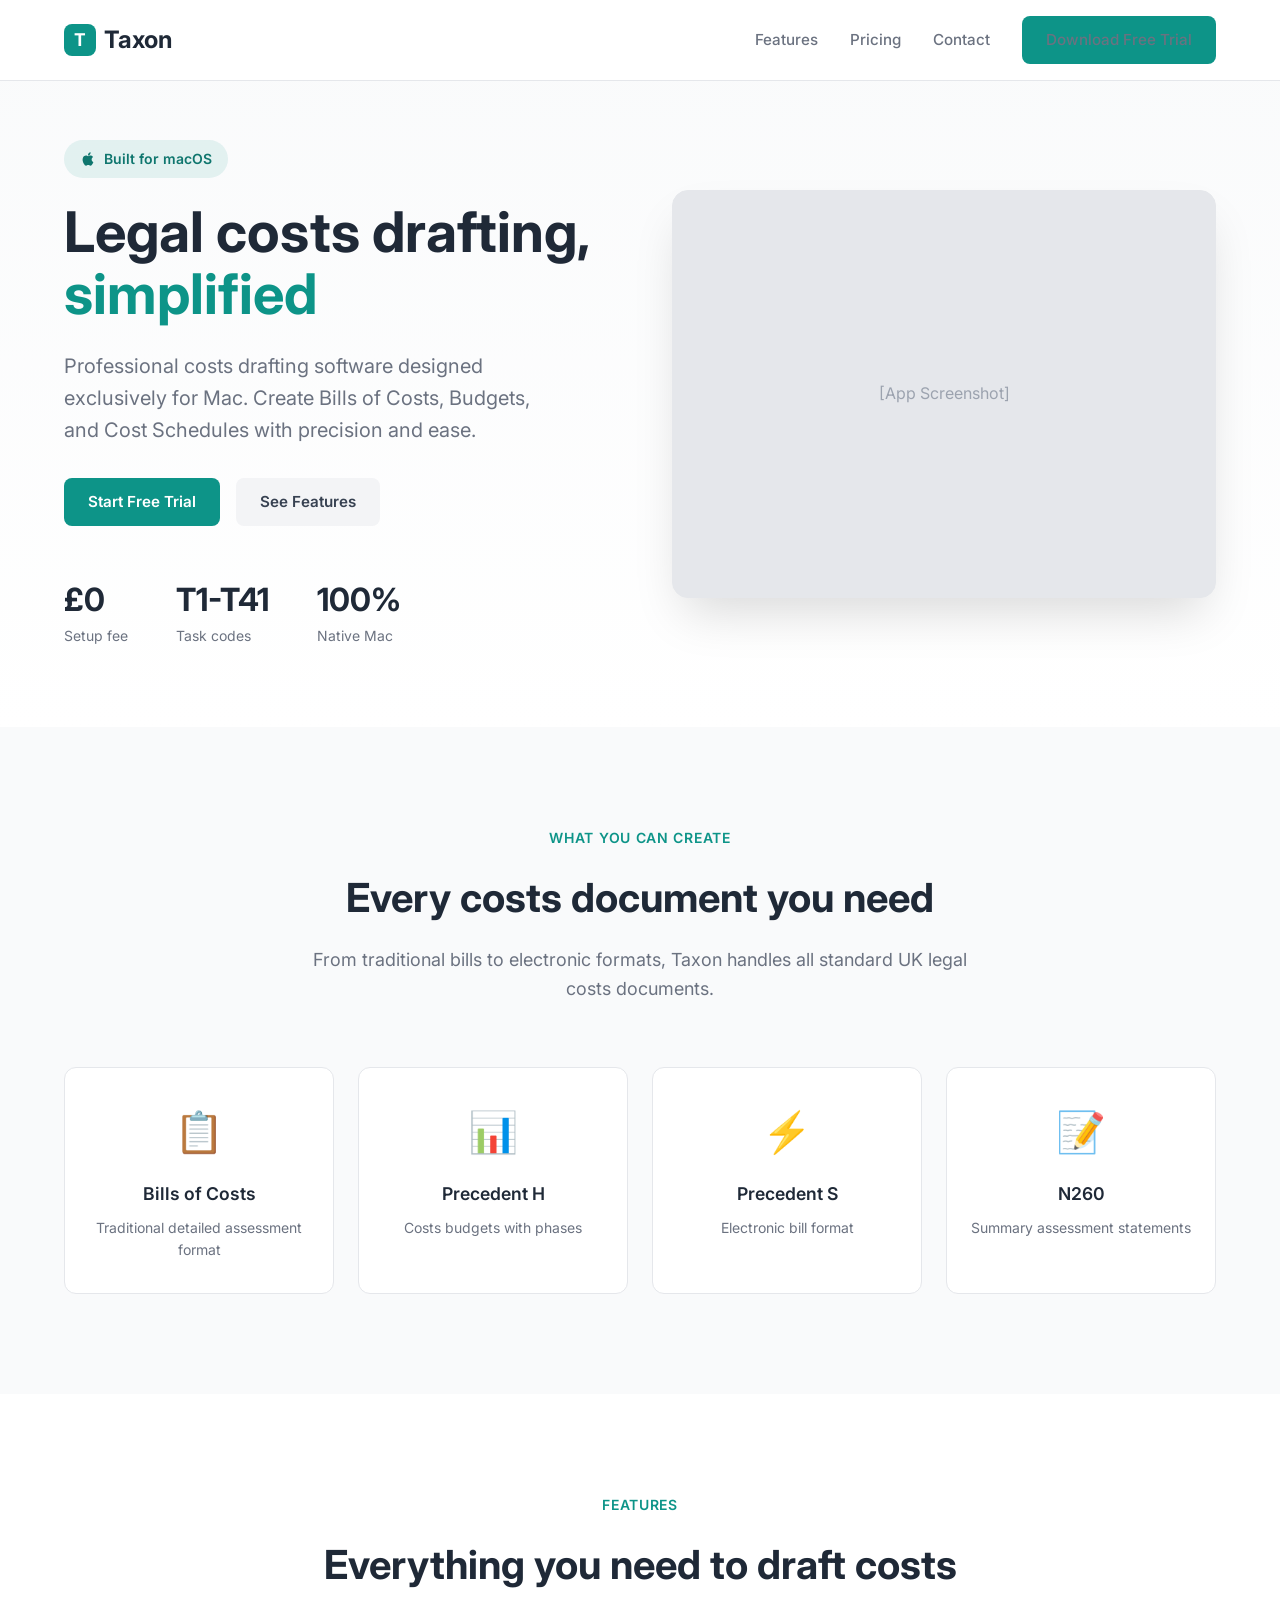
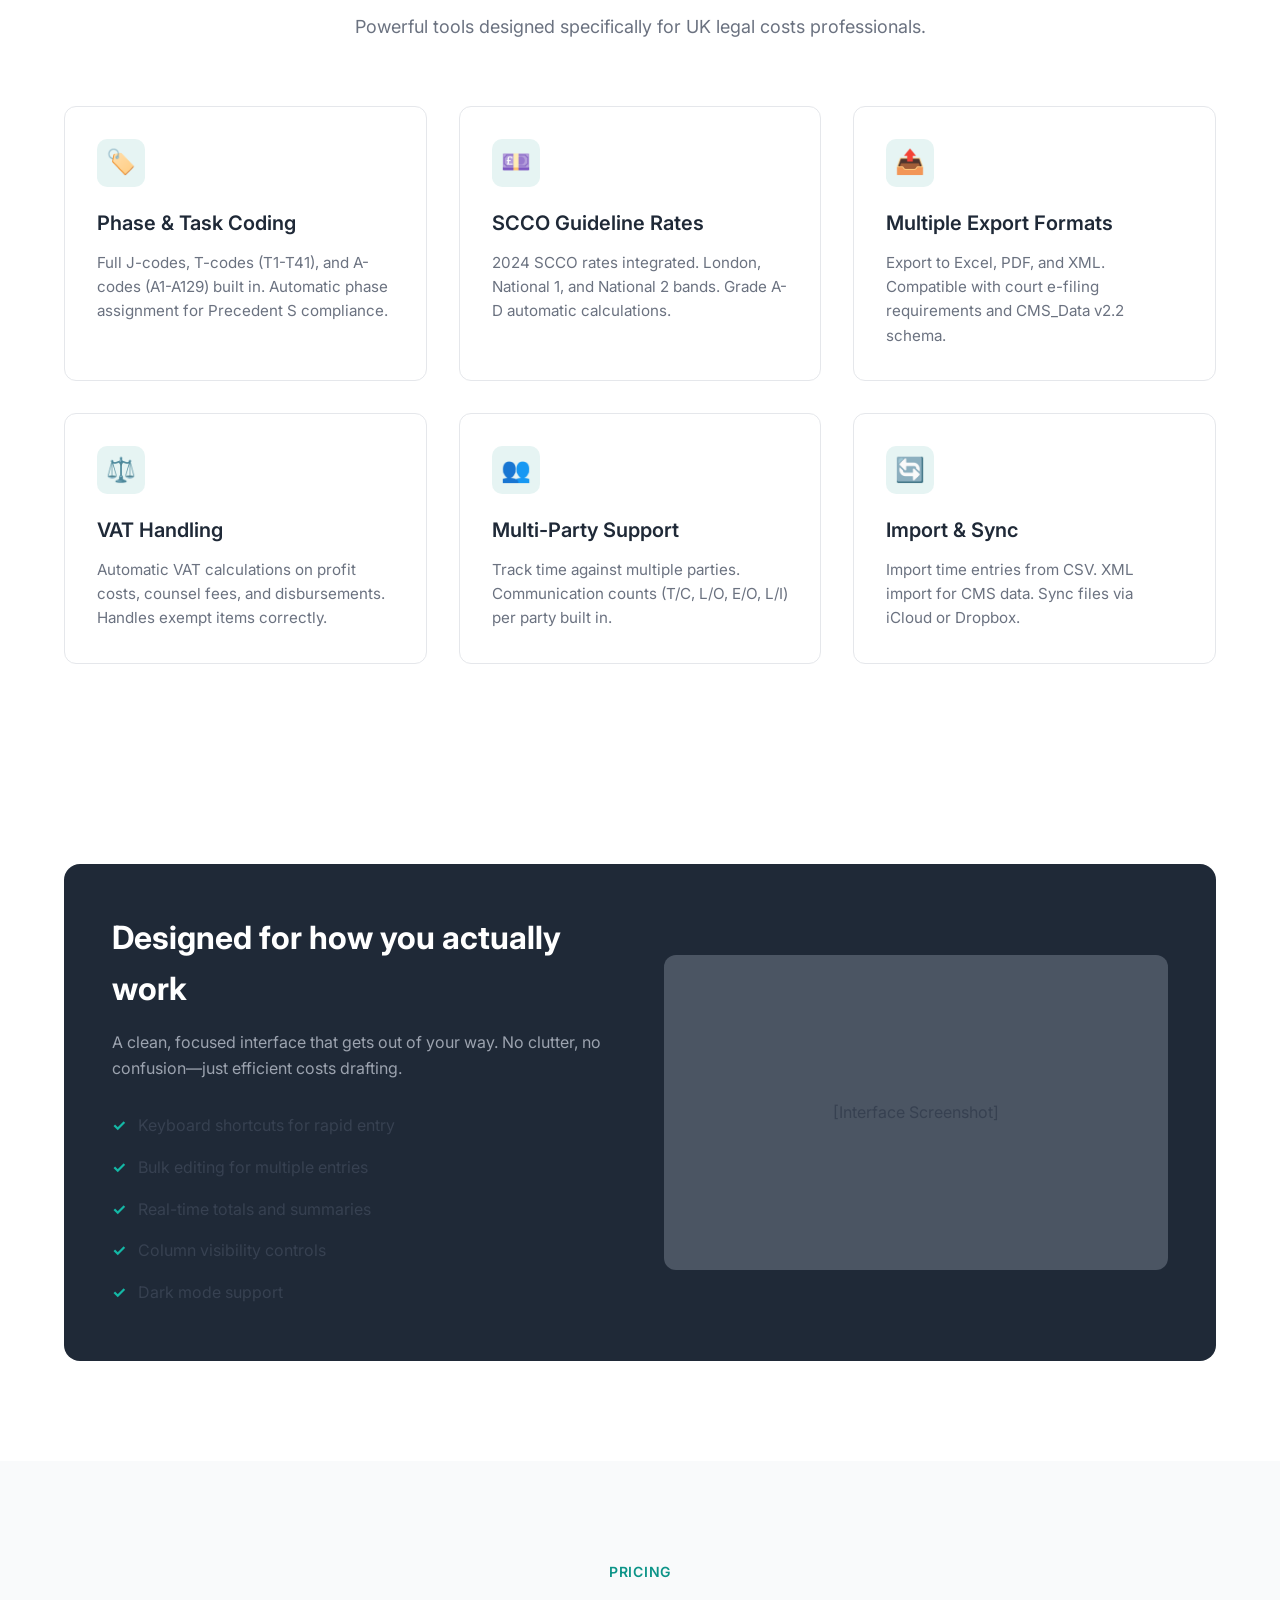
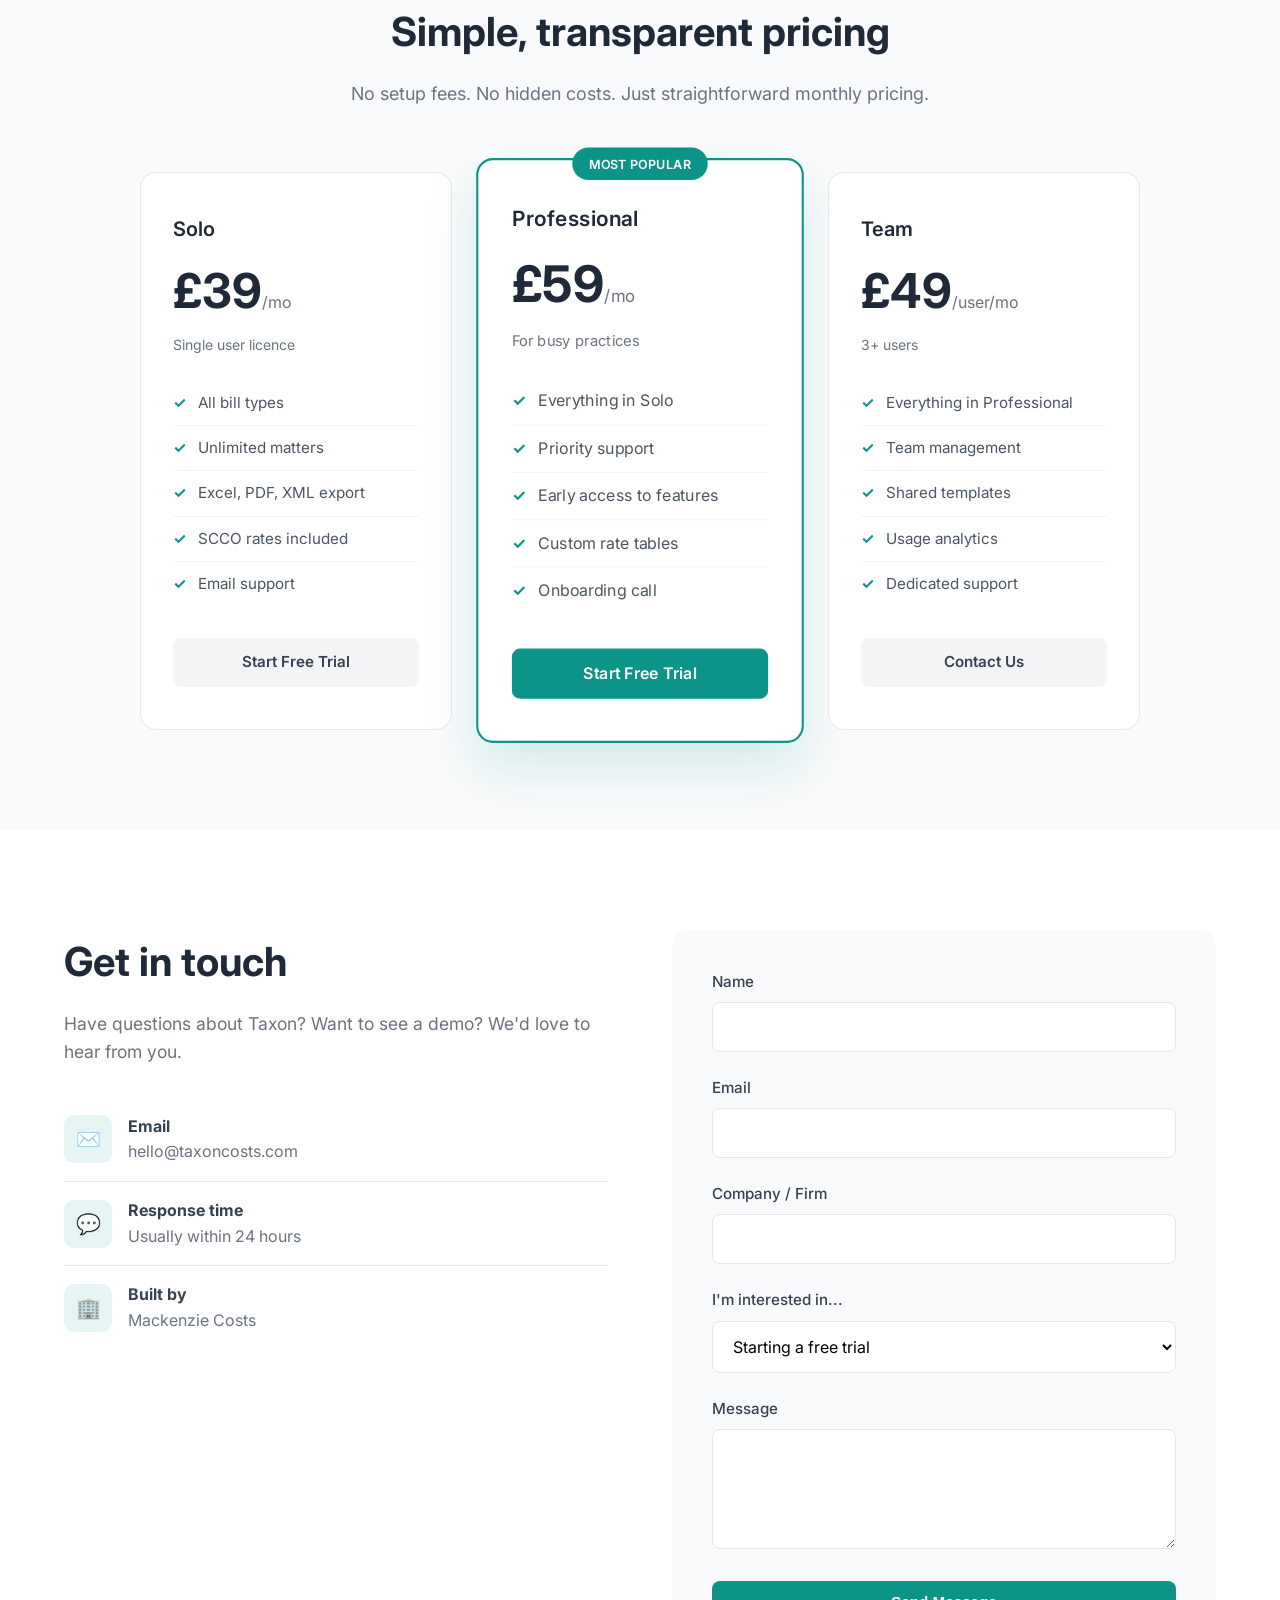
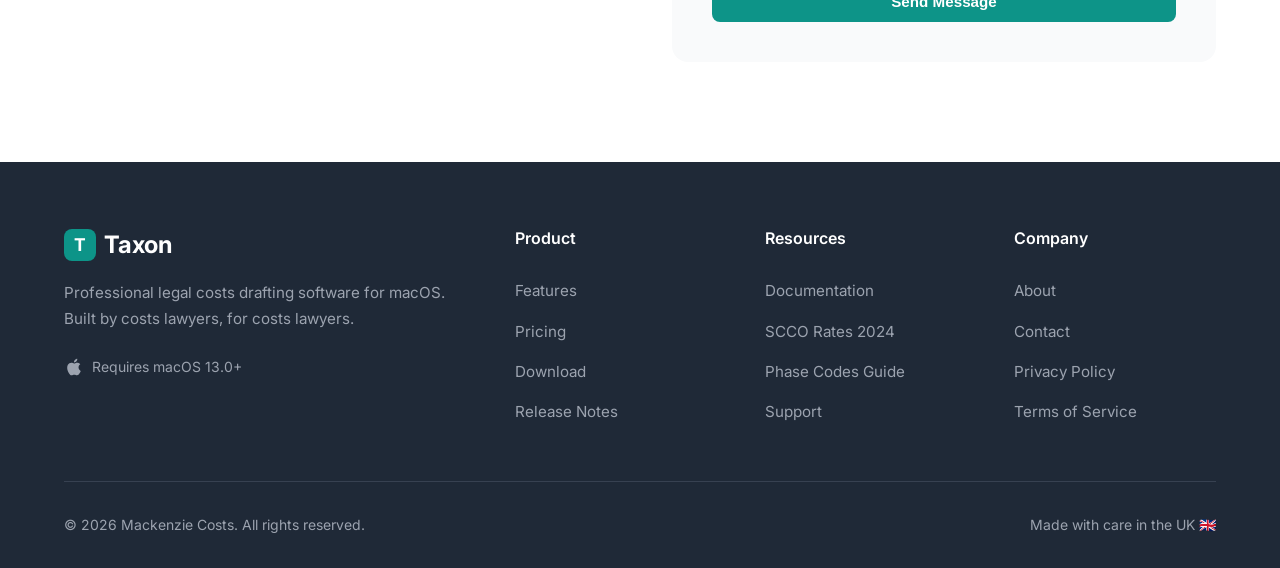
<file: index-full.html>
<!DOCTYPE html>
<html lang="en">
<head>
    <meta charset="UTF-8">
    <meta name="viewport" content="width=device-width, initial-scale=1.0">
    <title>Taxon - Legal Costs Drafting for Mac</title>
    <meta name="description" content="Professional legal costs drafting software for macOS. Bills of Costs, Precedent H, Precedent S, N260 and more. Built for UK costs lawyers.">
    <link rel="preconnect" href="https://fonts.googleapis.com">
    <link rel="preconnect" href="https://fonts.gstatic.com" crossorigin>
    <link href="https://fonts.googleapis.com/css2?family=Inter:wght@400;500;600;700&display=swap" rel="stylesheet">
    <style>
        :root {
            --teal: #0D9488;
            --teal-light: #14B8A6;
            --teal-dark: #0F766E;
            --gray-900: #1F2937;
            --gray-800: #374151;
            --gray-700: #4B5563;
            --gray-600: #6B7280;
            --gray-400: #9CA3AF;
            --gray-200: #E5E7EB;
            --gray-100: #F3F4F6;
            --gray-50: #F9FAFB;
            --white: #FFFFFF;
        }
        
        * {
            margin: 0;
            padding: 0;
            box-sizing: border-box;
        }
        
        body {
            font-family: 'Inter', -apple-system, BlinkMacSystemFont, sans-serif;
            color: var(--gray-800);
            line-height: 1.6;
            background: var(--white);
        }
        
        .container {
            max-width: 1200px;
            margin: 0 auto;
            padding: 0 24px;
        }
        
        /* Navigation */
        nav {
            background: var(--white);
            border-bottom: 1px solid var(--gray-200);
            position: fixed;
            width: 100%;
            top: 0;
            z-index: 1000;
        }
        
        .nav-content {
            display: flex;
            justify-content: space-between;
            align-items: center;
            padding: 16px 24px;
            max-width: 1200px;
            margin: 0 auto;
        }
        
        .logo {
            font-size: 1.5rem;
            font-weight: 700;
            color: var(--gray-900);
            text-decoration: none;
            display: flex;
            align-items: center;
            gap: 8px;
        }
        
        .logo-icon {
            width: 32px;
            height: 32px;
            background: var(--teal);
            border-radius: 8px;
            display: flex;
            align-items: center;
            justify-content: center;
            color: white;
            font-weight: 700;
            font-size: 1.1rem;
        }
        
        .nav-links {
            display: flex;
            gap: 32px;
            align-items: center;
        }
        
        .nav-links a {
            color: var(--gray-600);
            text-decoration: none;
            font-size: 0.95rem;
            font-weight: 500;
            transition: color 0.2s;
        }
        
        .nav-links a:hover {
            color: var(--teal);
        }
        
        .btn {
            display: inline-flex;
            align-items: center;
            justify-content: center;
            padding: 12px 24px;
            border-radius: 8px;
            font-weight: 600;
            font-size: 0.95rem;
            text-decoration: none;
            transition: all 0.2s;
            cursor: pointer;
            border: none;
        }
        
        .btn-primary {
            background: var(--teal);
            color: var(--white);
        }
        
        .btn-primary:hover {
            background: var(--teal-dark);
            transform: translateY(-1px);
            box-shadow: 0 4px 12px rgba(13, 148, 136, 0.3);
        }
        
        .btn-secondary {
            background: var(--gray-100);
            color: var(--gray-800);
        }
        
        .btn-secondary:hover {
            background: var(--gray-200);
        }
        
        /* Hero Section */
        .hero {
            padding: 140px 0 80px;
            background: linear-gradient(180deg, var(--gray-50) 0%, var(--white) 100%);
        }
        
        .hero-content {
            display: grid;
            grid-template-columns: 1fr 1fr;
            gap: 64px;
            align-items: center;
        }
        
        .hero-badge {
            display: inline-flex;
            align-items: center;
            gap: 8px;
            background: rgba(13, 148, 136, 0.1);
            color: var(--teal-dark);
            padding: 8px 16px;
            border-radius: 100px;
            font-size: 0.875rem;
            font-weight: 600;
            margin-bottom: 24px;
        }
        
        .hero h1 {
            font-size: 3.5rem;
            font-weight: 700;
            color: var(--gray-900);
            line-height: 1.1;
            margin-bottom: 24px;
        }
        
        .hero h1 span {
            color: var(--teal);
        }
        
        .hero p {
            font-size: 1.25rem;
            color: var(--gray-600);
            margin-bottom: 32px;
            max-width: 500px;
        }
        
        .hero-buttons {
            display: flex;
            gap: 16px;
            margin-bottom: 48px;
        }
        
        .hero-stats {
            display: flex;
            gap: 48px;
        }
        
        .stat {
            text-align: left;
        }
        
        .stat-value {
            font-size: 2rem;
            font-weight: 700;
            color: var(--gray-900);
        }
        
        .stat-label {
            font-size: 0.875rem;
            color: var(--gray-600);
        }
        
        .hero-image {
            background: var(--gray-200);
            border-radius: 16px;
            aspect-ratio: 4/3;
            display: flex;
            align-items: center;
            justify-content: center;
            color: var(--gray-400);
            font-size: 1rem;
            border: 1px solid var(--gray-200);
            box-shadow: 0 25px 50px -12px rgba(0, 0, 0, 0.15);
        }
        
        /* Features Section */
        .features {
            padding: 100px 0;
        }
        
        .section-header {
            text-align: center;
            max-width: 700px;
            margin: 0 auto 64px;
        }
        
        .section-label {
            color: var(--teal);
            font-weight: 600;
            font-size: 0.875rem;
            text-transform: uppercase;
            letter-spacing: 0.05em;
            margin-bottom: 16px;
        }
        
        .section-title {
            font-size: 2.5rem;
            font-weight: 700;
            color: var(--gray-900);
            margin-bottom: 16px;
        }
        
        .section-subtitle {
            font-size: 1.125rem;
            color: var(--gray-600);
        }
        
        .features-grid {
            display: grid;
            grid-template-columns: repeat(3, 1fr);
            gap: 32px;
        }
        
        .feature-card {
            background: var(--white);
            border: 1px solid var(--gray-200);
            border-radius: 12px;
            padding: 32px;
            transition: all 0.2s;
        }
        
        .feature-card:hover {
            border-color: var(--teal);
            box-shadow: 0 10px 40px rgba(13, 148, 136, 0.1);
            transform: translateY(-4px);
        }
        
        .feature-icon {
            width: 48px;
            height: 48px;
            background: rgba(13, 148, 136, 0.1);
            border-radius: 10px;
            display: flex;
            align-items: center;
            justify-content: center;
            margin-bottom: 20px;
            color: var(--teal);
            font-size: 1.5rem;
        }
        
        .feature-card h3 {
            font-size: 1.25rem;
            font-weight: 600;
            color: var(--gray-900);
            margin-bottom: 12px;
        }
        
        .feature-card p {
            color: var(--gray-600);
            font-size: 0.95rem;
        }
        
        /* Bill Types Section */
        .bill-types {
            padding: 100px 0;
            background: var(--gray-50);
        }
        
        .bill-grid {
            display: grid;
            grid-template-columns: repeat(4, 1fr);
            gap: 24px;
        }
        
        .bill-card {
            background: var(--white);
            border-radius: 12px;
            padding: 32px 24px;
            text-align: center;
            border: 1px solid var(--gray-200);
            transition: all 0.2s;
        }
        
        .bill-card:hover {
            border-color: var(--teal);
            transform: translateY(-2px);
        }
        
        .bill-icon {
            font-size: 2.5rem;
            margin-bottom: 16px;
        }
        
        .bill-card h3 {
            font-size: 1.1rem;
            font-weight: 600;
            color: var(--gray-900);
            margin-bottom: 8px;
        }
        
        .bill-card p {
            font-size: 0.875rem;
            color: var(--gray-600);
        }
        
        /* Screenshots Section */
        .screenshots {
            padding: 100px 0;
        }
        
        .screenshot-container {
            background: var(--gray-900);
            border-radius: 16px;
            padding: 48px;
            display: grid;
            grid-template-columns: 1fr 1fr;
            gap: 48px;
            align-items: center;
        }
        
        .screenshot-text h2 {
            font-size: 2rem;
            font-weight: 700;
            color: var(--white);
            margin-bottom: 16px;
        }
        
        .screenshot-text p {
            color: var(--gray-400);
            margin-bottom: 24px;
        }
        
        .screenshot-features {
            list-style: none;
        }
        
        .screenshot-features li {
            color: var(--gray-300);
            padding: 8px 0;
            display: flex;
            align-items: center;
            gap: 12px;
        }
        
        .screenshot-features li::before {
            content: "✓";
            color: var(--teal-light);
            font-weight: 700;
        }
        
        .screenshot-image {
            background: var(--gray-700);
            border-radius: 12px;
            aspect-ratio: 16/10;
            display: flex;
            align-items: center;
            justify-content: center;
            color: var(--gray-500);
        }
        
        /* Pricing Section */
        .pricing {
            padding: 100px 0;
            background: var(--gray-50);
        }
        
        .pricing-grid {
            display: grid;
            grid-template-columns: repeat(3, 1fr);
            gap: 32px;
            max-width: 1000px;
            margin: 0 auto;
        }
        
        .pricing-card {
            background: var(--white);
            border-radius: 16px;
            padding: 40px 32px;
            border: 1px solid var(--gray-200);
            position: relative;
        }
        
        .pricing-card.featured {
            border: 2px solid var(--teal);
            transform: scale(1.05);
            box-shadow: 0 25px 50px rgba(13, 148, 136, 0.15);
        }
        
        .pricing-badge {
            position: absolute;
            top: -12px;
            left: 50%;
            transform: translateX(-50%);
            background: var(--teal);
            color: white;
            padding: 6px 16px;
            border-radius: 100px;
            font-size: 0.75rem;
            font-weight: 600;
            text-transform: uppercase;
        }
        
        .pricing-card h3 {
            font-size: 1.25rem;
            font-weight: 600;
            color: var(--gray-900);
            margin-bottom: 8px;
        }
        
        .pricing-card .price {
            font-size: 3rem;
            font-weight: 700;
            color: var(--gray-900);
            margin-bottom: 4px;
        }
        
        .pricing-card .price span {
            font-size: 1rem;
            font-weight: 400;
            color: var(--gray-600);
        }
        
        .pricing-card .price-note {
            font-size: 0.875rem;
            color: var(--gray-600);
            margin-bottom: 24px;
        }
        
        .pricing-features {
            list-style: none;
            margin-bottom: 32px;
        }
        
        .pricing-features li {
            padding: 10px 0;
            color: var(--gray-700);
            font-size: 0.95rem;
            display: flex;
            align-items: center;
            gap: 12px;
            border-bottom: 1px solid var(--gray-100);
        }
        
        .pricing-features li:last-child {
            border-bottom: none;
        }
        
        .pricing-features li::before {
            content: "✓";
            color: var(--teal);
            font-weight: 700;
        }
        
        .pricing-card .btn {
            width: 100%;
        }
        
        /* Contact Section */
        .contact {
            padding: 100px 0;
        }
        
        .contact-container {
            display: grid;
            grid-template-columns: 1fr 1fr;
            gap: 64px;
            align-items: start;
        }
        
        .contact-info h2 {
            font-size: 2.5rem;
            font-weight: 700;
            color: var(--gray-900);
            margin-bottom: 16px;
        }
        
        .contact-info p {
            color: var(--gray-600);
            margin-bottom: 32px;
            font-size: 1.1rem;
        }
        
        .contact-details {
            list-style: none;
        }
        
        .contact-details li {
            display: flex;
            align-items: center;
            gap: 16px;
            padding: 16px 0;
            border-bottom: 1px solid var(--gray-200);
        }
        
        .contact-details li:last-child {
            border-bottom: none;
        }
        
        .contact-icon {
            width: 48px;
            height: 48px;
            background: rgba(13, 148, 136, 0.1);
            border-radius: 10px;
            display: flex;
            align-items: center;
            justify-content: center;
            color: var(--teal);
            font-size: 1.25rem;
        }
        
        .contact-form {
            background: var(--gray-50);
            border-radius: 16px;
            padding: 40px;
        }
        
        .form-group {
            margin-bottom: 24px;
        }
        
        .form-group label {
            display: block;
            font-weight: 500;
            color: var(--gray-800);
            margin-bottom: 8px;
            font-size: 0.95rem;
        }
        
        .form-group input,
        .form-group textarea,
        .form-group select {
            width: 100%;
            padding: 14px 16px;
            border: 1px solid var(--gray-200);
            border-radius: 8px;
            font-size: 1rem;
            font-family: inherit;
            transition: border-color 0.2s, box-shadow 0.2s;
            background: var(--white);
        }
        
        .form-group input:focus,
        .form-group textarea:focus,
        .form-group select:focus {
            outline: none;
            border-color: var(--teal);
            box-shadow: 0 0 0 3px rgba(13, 148, 136, 0.1);
        }
        
        .form-group textarea {
            resize: vertical;
            min-height: 120px;
        }
        
        /* Footer */
        footer {
            background: var(--gray-900);
            color: var(--gray-400);
            padding: 64px 0 32px;
        }
        
        .footer-content {
            display: grid;
            grid-template-columns: 2fr 1fr 1fr 1fr;
            gap: 48px;
            margin-bottom: 48px;
        }
        
        .footer-brand p {
            margin-top: 16px;
            font-size: 0.95rem;
            line-height: 1.7;
        }
        
        .footer-links h4 {
            color: var(--white);
            font-weight: 600;
            margin-bottom: 20px;
        }
        
        .footer-links a {
            display: block;
            color: var(--gray-400);
            text-decoration: none;
            padding: 8px 0;
            font-size: 0.95rem;
            transition: color 0.2s;
        }
        
        .footer-links a:hover {
            color: var(--teal-light);
        }
        
        .footer-bottom {
            border-top: 1px solid var(--gray-800);
            padding-top: 32px;
            display: flex;
            justify-content: space-between;
            align-items: center;
        }
        
        .footer-bottom p {
            font-size: 0.875rem;
        }
        
        /* Mac Badge */
        .mac-badge {
            display: inline-flex;
            align-items: center;
            gap: 8px;
            color: var(--gray-500);
            font-size: 0.875rem;
        }
        
        .mac-badge svg {
            width: 20px;
            height: 20px;
        }
        
        /* Responsive */
        @media (max-width: 1024px) {
            .hero-content,
            .contact-container,
            .screenshot-container {
                grid-template-columns: 1fr;
            }
            
            .hero-image {
                order: -1;
            }
            
            .features-grid {
                grid-template-columns: repeat(2, 1fr);
            }
            
            .bill-grid {
                grid-template-columns: repeat(2, 1fr);
            }
            
            .pricing-grid {
                grid-template-columns: 1fr;
                max-width: 400px;
            }
            
            .pricing-card.featured {
                transform: none;
            }
            
            .footer-content {
                grid-template-columns: 1fr 1fr;
            }
        }
        
        @media (max-width: 640px) {
            .hero h1 {
                font-size: 2.5rem;
            }
            
            .section-title {
                font-size: 2rem;
            }
            
            .features-grid,
            .bill-grid {
                grid-template-columns: 1fr;
            }
            
            .nav-links {
                display: none;
            }
            
            .hero-buttons {
                flex-direction: column;
            }
            
            .hero-stats {
                flex-direction: column;
                gap: 24px;
            }
            
            .footer-content {
                grid-template-columns: 1fr;
            }
            
            .footer-bottom {
                flex-direction: column;
                gap: 16px;
                text-align: center;
            }
        }
    </style>
</head>
<body>
    <!-- Navigation -->
    <nav>
        <div class="nav-content">
            <a href="#" class="logo">
                <div class="logo-icon">T</div>
                Taxon
            </a>
            <div class="nav-links">
                <a href="#features">Features</a>
                <a href="#pricing">Pricing</a>
                <a href="#contact">Contact</a>
                <a href="#" class="btn btn-primary">Download Free Trial</a>
            </div>
        </div>
    </nav>

    <!-- Hero Section -->
    <section class="hero">
        <div class="container">
            <div class="hero-content">
                <div>
                    <div class="hero-badge">
                        <svg width="16" height="16" viewBox="0 0 24 24" fill="currentColor"><path d="M18.71 19.5c-.83 1.24-1.71 2.45-3.05 2.47-1.34.03-1.77-.79-3.29-.79-1.53 0-2 .77-3.27.82-1.31.05-2.3-1.32-3.14-2.53C4.25 17 2.94 12.45 4.7 9.39c.87-1.52 2.43-2.48 4.12-2.51 1.28-.02 2.5.87 3.29.87.78 0 2.26-1.07 3.81-.91.65.03 2.47.26 3.64 1.98-.09.06-2.17 1.28-2.15 3.81.03 3.02 2.65 4.03 2.68 4.04-.03.07-.42 1.44-1.38 2.83M13 3.5c.73-.83 1.94-1.46 2.94-1.5.13 1.17-.34 2.35-1.04 3.19-.69.85-1.83 1.51-2.95 1.42-.15-1.15.41-2.35 1.05-3.11z"/></svg>
                        Built for macOS
                    </div>
                    <h1>Legal costs drafting, <span>simplified</span></h1>
                    <p>Professional costs drafting software designed exclusively for Mac. Create Bills of Costs, Budgets, and Cost Schedules with precision and ease.</p>
                    <div class="hero-buttons">
                        <a href="#" class="btn btn-primary">Start Free Trial</a>
                        <a href="#features" class="btn btn-secondary">See Features</a>
                    </div>
                    <div class="hero-stats">
                        <div class="stat">
                            <div class="stat-value">£0</div>
                            <div class="stat-label">Setup fee</div>
                        </div>
                        <div class="stat">
                            <div class="stat-value">T1-T41</div>
                            <div class="stat-label">Task codes</div>
                        </div>
                        <div class="stat">
                            <div class="stat-value">100%</div>
                            <div class="stat-label">Native Mac</div>
                        </div>
                    </div>
                </div>
                <div class="hero-image">
                    [App Screenshot]
                </div>
            </div>
        </div>
    </section>

    <!-- Bill Types Section -->
    <section class="bill-types">
        <div class="container">
            <div class="section-header">
                <div class="section-label">What You Can Create</div>
                <h2 class="section-title">Every costs document you need</h2>
                <p class="section-subtitle">From traditional bills to electronic formats, Taxon handles all standard UK legal costs documents.</p>
            </div>
            <div class="bill-grid">
                <div class="bill-card">
                    <div class="bill-icon">📋</div>
                    <h3>Bills of Costs</h3>
                    <p>Traditional detailed assessment format</p>
                </div>
                <div class="bill-card">
                    <div class="bill-icon">📊</div>
                    <h3>Precedent H</h3>
                    <p>Costs budgets with phases</p>
                </div>
                <div class="bill-card">
                    <div class="bill-icon">⚡</div>
                    <h3>Precedent S</h3>
                    <p>Electronic bill format</p>
                </div>
                <div class="bill-card">
                    <div class="bill-icon">📝</div>
                    <h3>N260</h3>
                    <p>Summary assessment statements</p>
                </div>
            </div>
        </div>
    </section>

    <!-- Features Section -->
    <section class="features" id="features">
        <div class="container">
            <div class="section-header">
                <div class="section-label">Features</div>
                <h2 class="section-title">Everything you need to draft costs</h2>
                <p class="section-subtitle">Powerful tools designed specifically for UK legal costs professionals.</p>
            </div>
            <div class="features-grid">
                <div class="feature-card">
                    <div class="feature-icon">🏷️</div>
                    <h3>Phase & Task Coding</h3>
                    <p>Full J-codes, T-codes (T1-T41), and A-codes (A1-A129) built in. Automatic phase assignment for Precedent S compliance.</p>
                </div>
                <div class="feature-card">
                    <div class="feature-icon">💷</div>
                    <h3>SCCO Guideline Rates</h3>
                    <p>2024 SCCO rates integrated. London, National 1, and National 2 bands. Grade A-D automatic calculations.</p>
                </div>
                <div class="feature-card">
                    <div class="feature-icon">📤</div>
                    <h3>Multiple Export Formats</h3>
                    <p>Export to Excel, PDF, and XML. Compatible with court e-filing requirements and CMS_Data v2.2 schema.</p>
                </div>
                <div class="feature-card">
                    <div class="feature-icon">⚖️</div>
                    <h3>VAT Handling</h3>
                    <p>Automatic VAT calculations on profit costs, counsel fees, and disbursements. Handles exempt items correctly.</p>
                </div>
                <div class="feature-card">
                    <div class="feature-icon">👥</div>
                    <h3>Multi-Party Support</h3>
                    <p>Track time against multiple parties. Communication counts (T/C, L/O, E/O, L/I) per party built in.</p>
                </div>
                <div class="feature-card">
                    <div class="feature-icon">🔄</div>
                    <h3>Import & Sync</h3>
                    <p>Import time entries from CSV. XML import for CMS data. Sync files via iCloud or Dropbox.</p>
                </div>
            </div>
        </div>
    </section>

    <!-- Screenshots Section -->
    <section class="screenshots">
        <div class="container">
            <div class="screenshot-container">
                <div class="screenshot-text">
                    <h2>Designed for how you actually work</h2>
                    <p>A clean, focused interface that gets out of your way. No clutter, no confusion—just efficient costs drafting.</p>
                    <ul class="screenshot-features">
                        <li>Keyboard shortcuts for rapid entry</li>
                        <li>Bulk editing for multiple entries</li>
                        <li>Real-time totals and summaries</li>
                        <li>Column visibility controls</li>
                        <li>Dark mode support</li>
                    </ul>
                </div>
                <div class="screenshot-image">
                    [Interface Screenshot]
                </div>
            </div>
        </div>
    </section>

    <!-- Pricing Section -->
    <section class="pricing" id="pricing">
        <div class="container">
            <div class="section-header">
                <div class="section-label">Pricing</div>
                <h2 class="section-title">Simple, transparent pricing</h2>
                <p class="section-subtitle">No setup fees. No hidden costs. Just straightforward monthly pricing.</p>
            </div>
            <div class="pricing-grid">
                <div class="pricing-card">
                    <h3>Solo</h3>
                    <div class="price">£39<span>/mo</span></div>
                    <p class="price-note">Single user licence</p>
                    <ul class="pricing-features">
                        <li>All bill types</li>
                        <li>Unlimited matters</li>
                        <li>Excel, PDF, XML export</li>
                        <li>SCCO rates included</li>
                        <li>Email support</li>
                    </ul>
                    <a href="#" class="btn btn-secondary">Start Free Trial</a>
                </div>
                <div class="pricing-card featured">
                    <div class="pricing-badge">Most Popular</div>
                    <h3>Professional</h3>
                    <div class="price">£59<span>/mo</span></div>
                    <p class="price-note">For busy practices</p>
                    <ul class="pricing-features">
                        <li>Everything in Solo</li>
                        <li>Priority support</li>
                        <li>Early access to features</li>
                        <li>Custom rate tables</li>
                        <li>Onboarding call</li>
                    </ul>
                    <a href="#" class="btn btn-primary">Start Free Trial</a>
                </div>
                <div class="pricing-card">
                    <h3>Team</h3>
                    <div class="price">£49<span>/user/mo</span></div>
                    <p class="price-note">3+ users</p>
                    <ul class="pricing-features">
                        <li>Everything in Professional</li>
                        <li>Team management</li>
                        <li>Shared templates</li>
                        <li>Usage analytics</li>
                        <li>Dedicated support</li>
                    </ul>
                    <a href="#contact" class="btn btn-secondary">Contact Us</a>
                </div>
            </div>
        </div>
    </section>

    <!-- Contact Section -->
    <section class="contact" id="contact">
        <div class="container">
            <div class="contact-container">
                <div class="contact-info">
                    <h2>Get in touch</h2>
                    <p>Have questions about Taxon? Want to see a demo? We'd love to hear from you.</p>
                    <ul class="contact-details">
                        <li>
                            <div class="contact-icon">✉️</div>
                            <div>
                                <strong>Email</strong><br>
                                <span style="color: var(--gray-600);">hello@taxoncosts.com</span>
                            </div>
                        </li>
                        <li>
                            <div class="contact-icon">💬</div>
                            <div>
                                <strong>Response time</strong><br>
                                <span style="color: var(--gray-600);">Usually within 24 hours</span>
                            </div>
                        </li>
                        <li>
                            <div class="contact-icon">🏢</div>
                            <div>
                                <strong>Built by</strong><br>
                                <span style="color: var(--gray-600);">Mackenzie Costs</span>
                            </div>
                        </li>
                    </ul>
                </div>
                <form class="contact-form" action="https://formspree.io/f/mlgjkoaz" method="POST">
                    <div class="form-group">
                        <label for="name">Name</label>
                        <input type="text" id="name" name="name" required>
                    </div>
                    <div class="form-group">
                        <label for="email">Email</label>
                        <input type="email" id="email" name="email" required>
                    </div>
                    <div class="form-group">
                        <label for="company">Company / Firm</label>
                        <input type="text" id="company" name="company">
                    </div>
                    <div class="form-group">
                        <label for="interest">I'm interested in...</label>
                        <select id="interest" name="interest">
                            <option value="trial">Starting a free trial</option>
                            <option value="demo">Seeing a demo</option>
                            <option value="pricing">Pricing for my team</option>
                            <option value="other">Something else</option>
                        </select>
                    </div>
                    <div class="form-group">
                        <label for="message">Message</label>
                        <textarea id="message" name="message" rows="4"></textarea>
                    </div>
                    <button type="submit" class="btn btn-primary" style="width: 100%;">Send Message</button>
                </form>
            </div>
        </div>
    </section>

    <!-- Footer -->
    <footer>
        <div class="container">
            <div class="footer-content">
                <div class="footer-brand">
                    <a href="#" class="logo" style="color: white;">
                        <div class="logo-icon">T</div>
                        Taxon
                    </a>
                    <p>Professional legal costs drafting software for macOS. Built by costs lawyers, for costs lawyers.</p>
                    <div class="mac-badge" style="margin-top: 24px;">
                        <svg viewBox="0 0 24 24" fill="currentColor"><path d="M18.71 19.5c-.83 1.24-1.71 2.45-3.05 2.47-1.34.03-1.77-.79-3.29-.79-1.53 0-2 .77-3.27.82-1.31.05-2.3-1.32-3.14-2.53C4.25 17 2.94 12.45 4.7 9.39c.87-1.52 2.43-2.48 4.12-2.51 1.28-.02 2.5.87 3.29.87.78 0 2.26-1.07 3.81-.91.65.03 2.47.26 3.64 1.98-.09.06-2.17 1.28-2.15 3.81.03 3.02 2.65 4.03 2.68 4.04-.03.07-.42 1.44-1.38 2.83M13 3.5c.73-.83 1.94-1.46 2.94-1.5.13 1.17-.34 2.35-1.04 3.19-.69.85-1.83 1.51-2.95 1.42-.15-1.15.41-2.35 1.05-3.11z"/></svg>
                        Requires macOS 13.0+
                    </div>
                </div>
                <div class="footer-links">
                    <h4>Product</h4>
                    <a href="#features">Features</a>
                    <a href="#pricing">Pricing</a>
                    <a href="#">Download</a>
                    <a href="#">Release Notes</a>
                </div>
                <div class="footer-links">
                    <h4>Resources</h4>
                    <a href="#">Documentation</a>
                    <a href="#">SCCO Rates 2024</a>
                    <a href="#">Phase Codes Guide</a>
                    <a href="#">Support</a>
                </div>
                <div class="footer-links">
                    <h4>Company</h4>
                    <a href="#">About</a>
                    <a href="#contact">Contact</a>
                    <a href="#">Privacy Policy</a>
                    <a href="#">Terms of Service</a>
                </div>
            </div>
            <div class="footer-bottom">
                <p>&copy; 2026 Mackenzie Costs. All rights reserved.</p>
                <p>Made with care in the UK 🇬🇧</p>
            </div>
        </div>
    </footer>
</body>
</html>
</file>
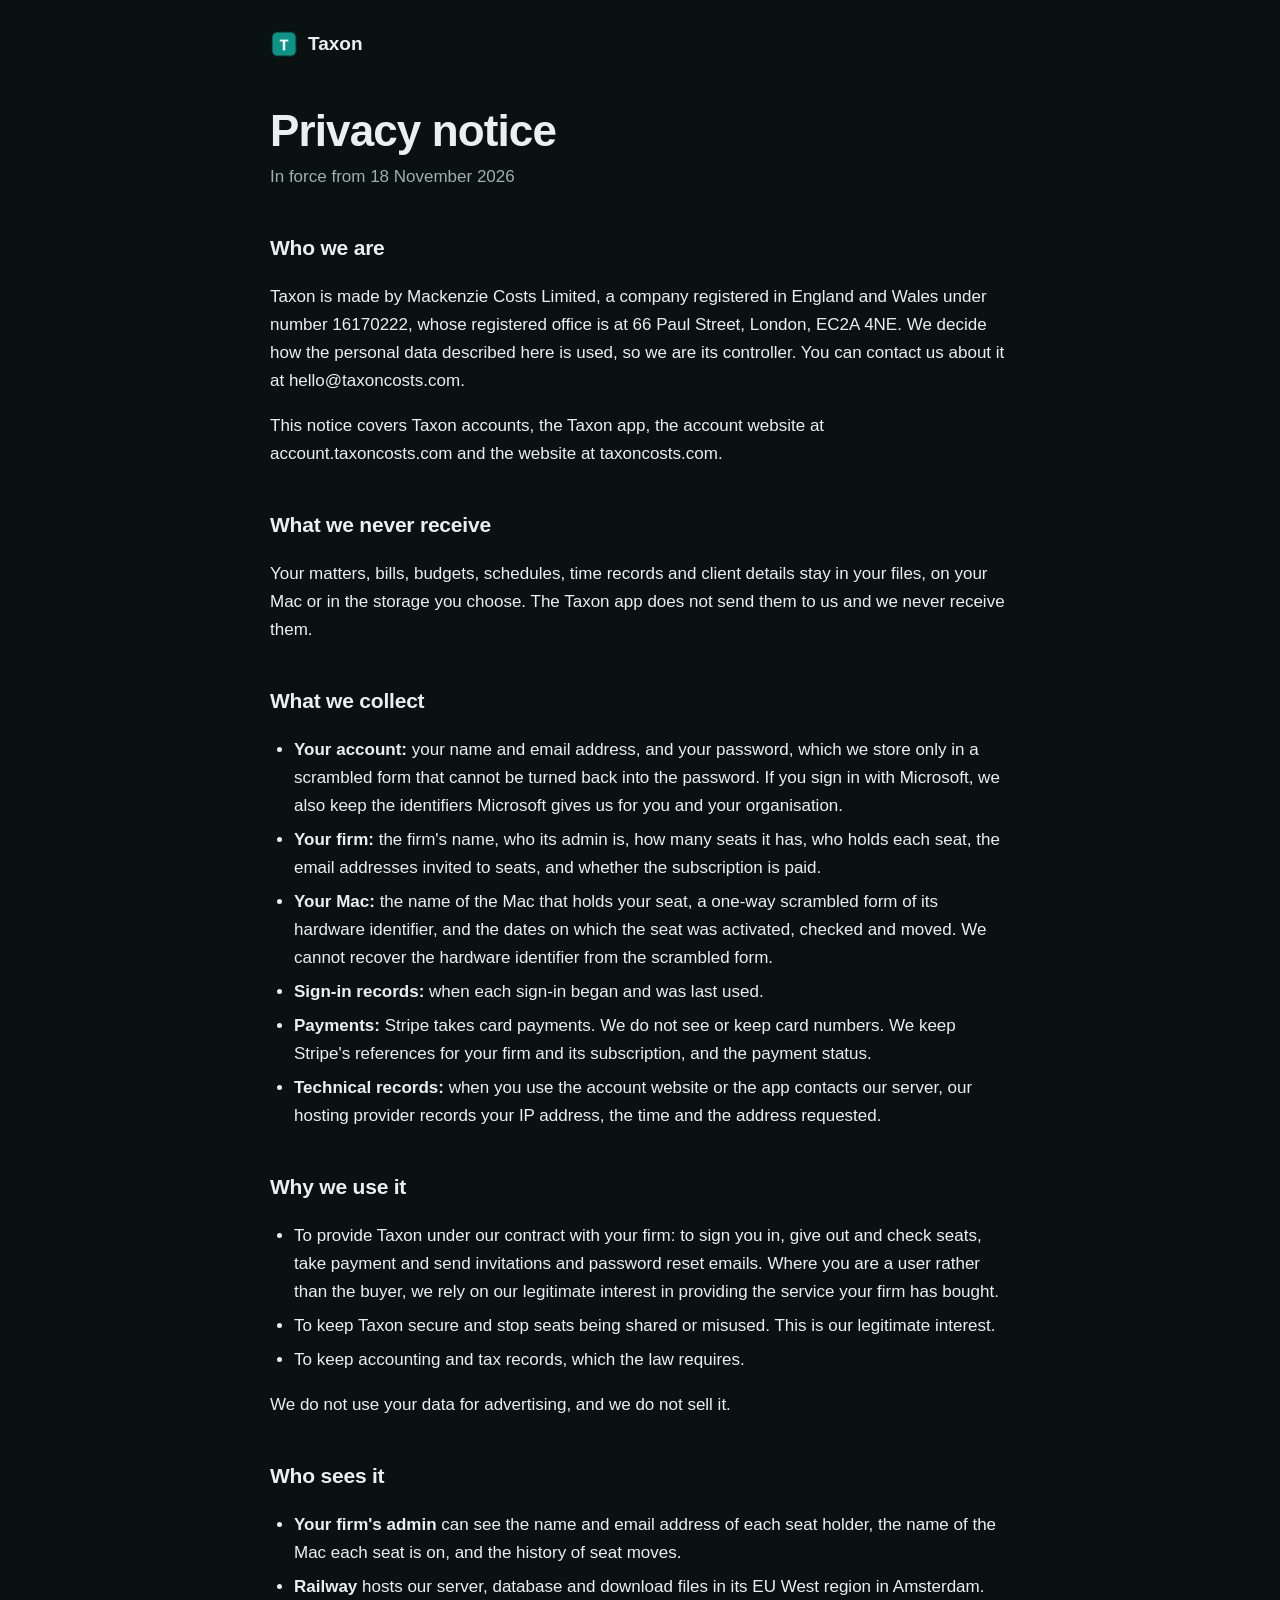
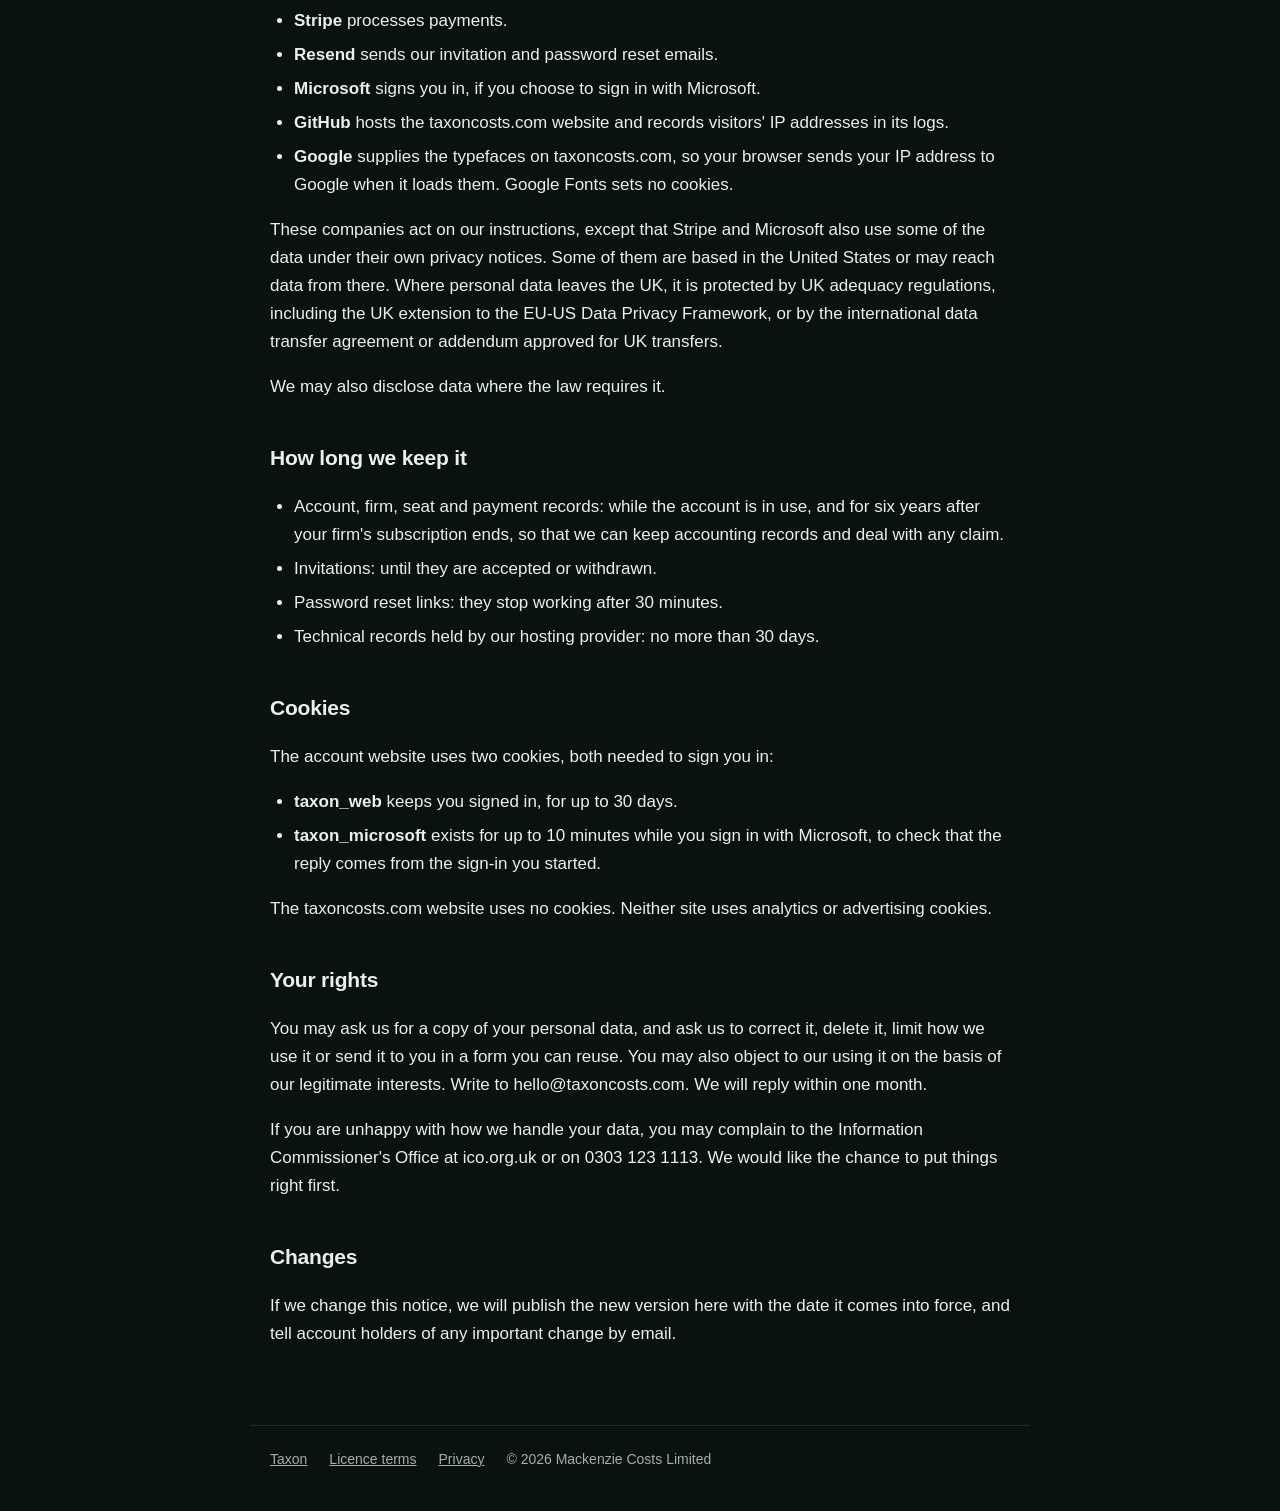
<file: privacy.html>
<!doctype html>
<html lang="en-GB">
<head>
<meta charset="utf-8">
<meta name="viewport" content="width=device-width, initial-scale=1">
<title>Taxon privacy notice</title>
<meta name="description" content="How Mackenzie Costs Limited uses personal data in Taxon and on its websites.">
<link rel="icon" href="assets/icon.png">
<link rel="stylesheet" href="legal.css">
</head>
<body>
<header><a class="brand" href="/"><img src="assets/icon.png" alt="" width="28" height="28">Taxon</a></header>
<main>
<h1>Privacy notice</h1>
<p class="meta">In force from 18 November 2026</p>

<h2>Who we are</h2>
<p>Taxon is made by Mackenzie Costs Limited, a company registered in England and Wales under number 16170222, whose registered office is at 66 Paul Street, London, EC2A 4NE. We decide how the personal data described here is used, so we are its controller. You can contact us about it at hello@taxoncosts.com.</p>
<p>This notice covers Taxon accounts, the Taxon app, the account website at account.taxoncosts.com and the website at taxoncosts.com.</p>

<h2>What we never receive</h2>
<p>Your matters, bills, budgets, schedules, time records and client details stay in your files, on your Mac or in the storage you choose. The Taxon app does not send them to us and we never receive them.</p>

<h2>What we collect</h2>
<ul>
<li><strong>Your account:</strong> your name and email address, and your password, which we store only in a scrambled form that cannot be turned back into the password. If you sign in with Microsoft, we also keep the identifiers Microsoft gives us for you and your organisation.</li>
<li><strong>Your firm:</strong> the firm's name, who its admin is, how many seats it has, who holds each seat, the email addresses invited to seats, and whether the subscription is paid.</li>
<li><strong>Your Mac:</strong> the name of the Mac that holds your seat, a one-way scrambled form of its hardware identifier, and the dates on which the seat was activated, checked and moved. We cannot recover the hardware identifier from the scrambled form.</li>
<li><strong>Sign-in records:</strong> when each sign-in began and was last used.</li>
<li><strong>Payments:</strong> Stripe takes card payments. We do not see or keep card numbers. We keep Stripe's references for your firm and its subscription, and the payment status.</li>
<li><strong>Technical records:</strong> when you use the account website or the app contacts our server, our hosting provider records your IP address, the time and the address requested.</li>
</ul>

<h2>Why we use it</h2>
<ul>
<li>To provide Taxon under our contract with your firm: to sign you in, give out and check seats, take payment and send invitations and password reset emails. Where you are a user rather than the buyer, we rely on our legitimate interest in providing the service your firm has bought.</li>
<li>To keep Taxon secure and stop seats being shared or misused. This is our legitimate interest.</li>
<li>To keep accounting and tax records, which the law requires.</li>
</ul>
<p>We do not use your data for advertising, and we do not sell it.</p>

<h2>Who sees it</h2>
<ul>
<li><strong>Your firm's admin</strong> can see the name and email address of each seat holder, the name of the Mac each seat is on, and the history of seat moves.</li>
<li><strong>Railway</strong> hosts our server, database and download files in its EU West region in Amsterdam.</li>
<li><strong>Stripe</strong> processes payments.</li>
<li><strong>Resend</strong> sends our invitation and password reset emails.</li>
<li><strong>Microsoft</strong> signs you in, if you choose to sign in with Microsoft.</li>
<li><strong>GitHub</strong> hosts the taxoncosts.com website and records visitors' IP addresses in its logs.</li>
<li><strong>Google</strong> supplies the typefaces on taxoncosts.com, so your browser sends your IP address to Google when it loads them. Google Fonts sets no cookies.</li>
</ul>
<p>These companies act on our instructions, except that Stripe and Microsoft also use some of the data under their own privacy notices. Some of them are based in the United States or may reach data from there. Where personal data leaves the UK, it is protected by UK adequacy regulations, including the UK extension to the EU-US Data Privacy Framework, or by the international data transfer agreement or addendum approved for UK transfers.</p>
<p>We may also disclose data where the law requires it.</p>

<h2>How long we keep it</h2>
<ul>
<li>Account, firm, seat and payment records: while the account is in use, and for six years after your firm's subscription ends, so that we can keep accounting records and deal with any claim.</li>
<li>Invitations: until they are accepted or withdrawn.</li>
<li>Password reset links: they stop working after 30 minutes.</li>
<li>Technical records held by our hosting provider: no more than 30 days.</li>
</ul>

<h2>Cookies</h2>
<p>The account website uses two cookies, both needed to sign you in:</p>
<ul>
<li><strong>taxon_web</strong> keeps you signed in, for up to 30 days.</li>
<li><strong>taxon_microsoft</strong> exists for up to 10 minutes while you sign in with Microsoft, to check that the reply comes from the sign-in you started.</li>
</ul>
<p>The taxoncosts.com website uses no cookies. Neither site uses analytics or advertising cookies.</p>

<h2>Your rights</h2>
<p>You may ask us for a copy of your personal data, and ask us to correct it, delete it, limit how we use it or send it to you in a form you can reuse. You may also object to our using it on the basis of our legitimate interests. Write to hello@taxoncosts.com. We will reply within one month.</p>
<p>If you are unhappy with how we handle your data, you may complain to the Information Commissioner's Office at ico.org.uk or on 0303 123 1113. We would like the chance to put things right first.</p>

<h2>Changes</h2>
<p>If we change this notice, we will publish the new version here with the date it comes into force, and tell account holders of any important change by email.</p>
</main>
<footer><a href="/">Taxon</a><a href="terms.html">Licence terms</a><a href="privacy.html">Privacy</a><span>© 2026 Mackenzie Costs Limited</span></footer>
</body>
</html>
</file>
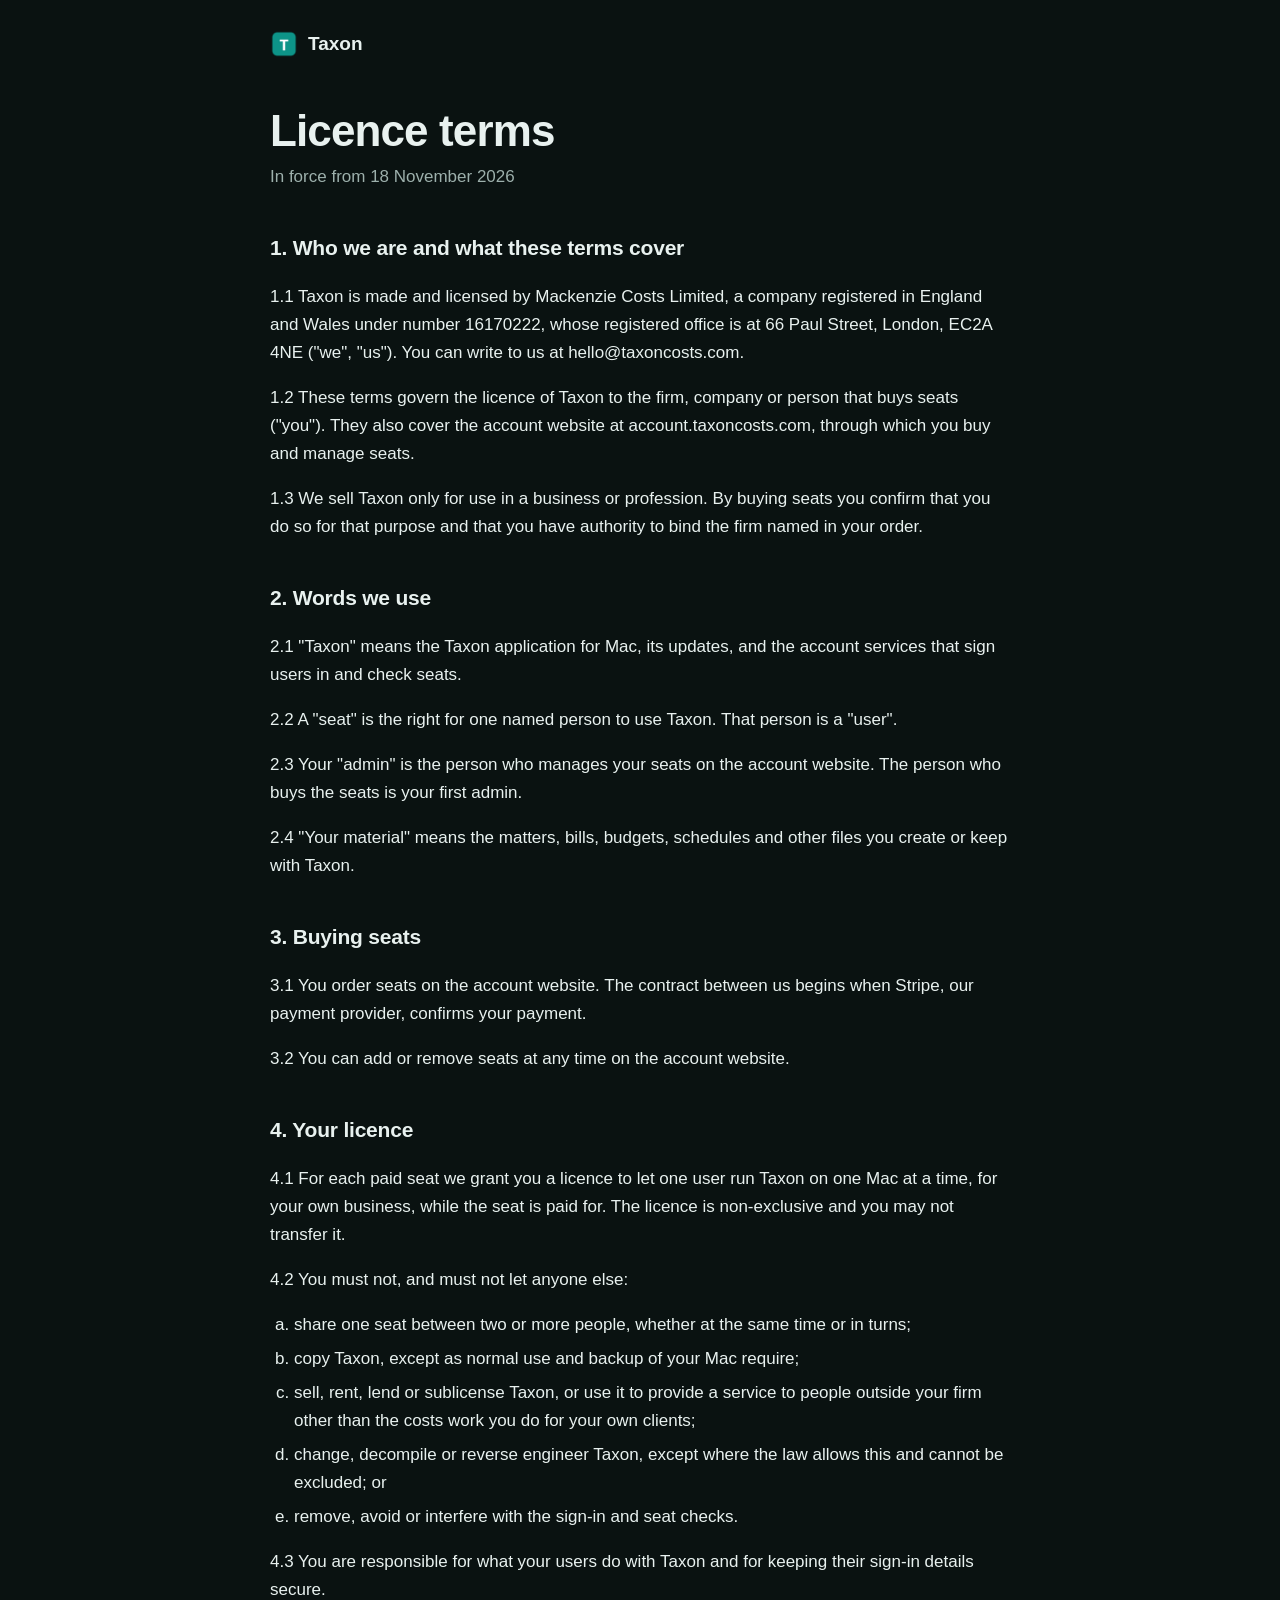
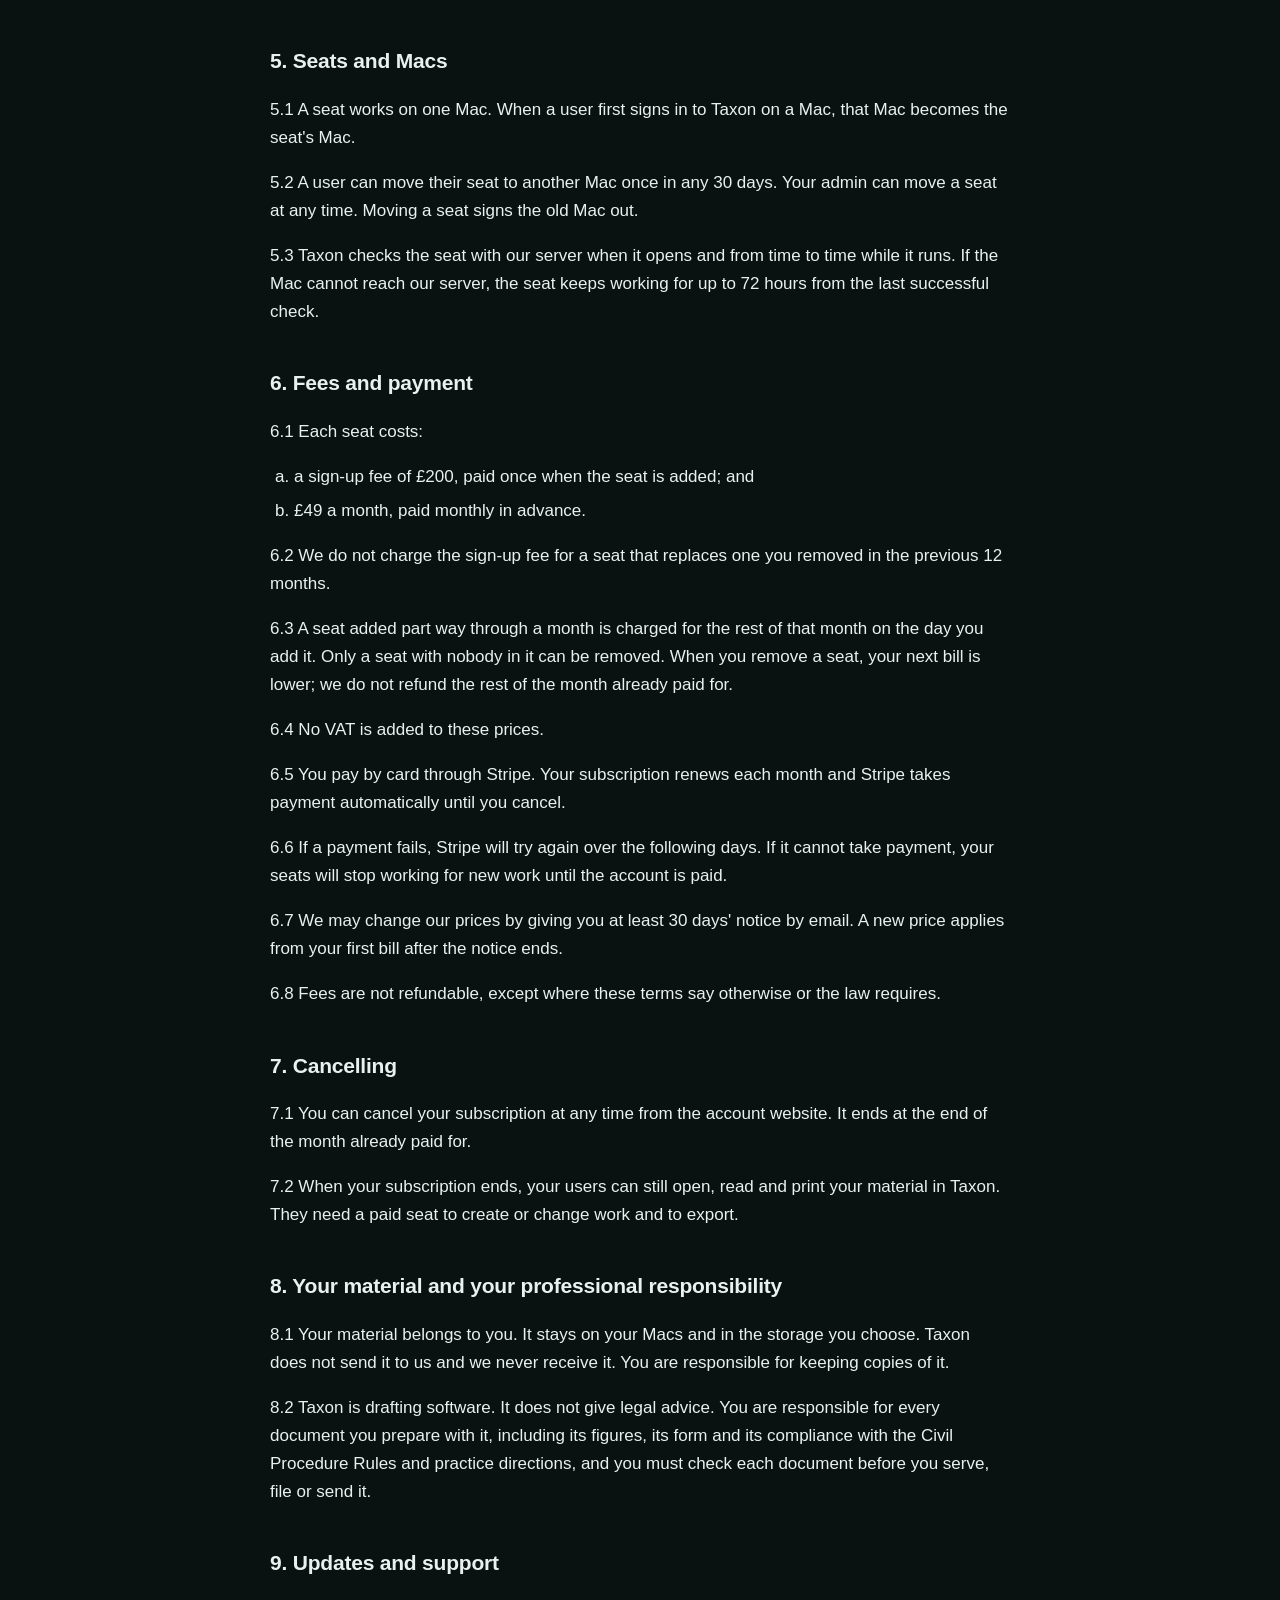
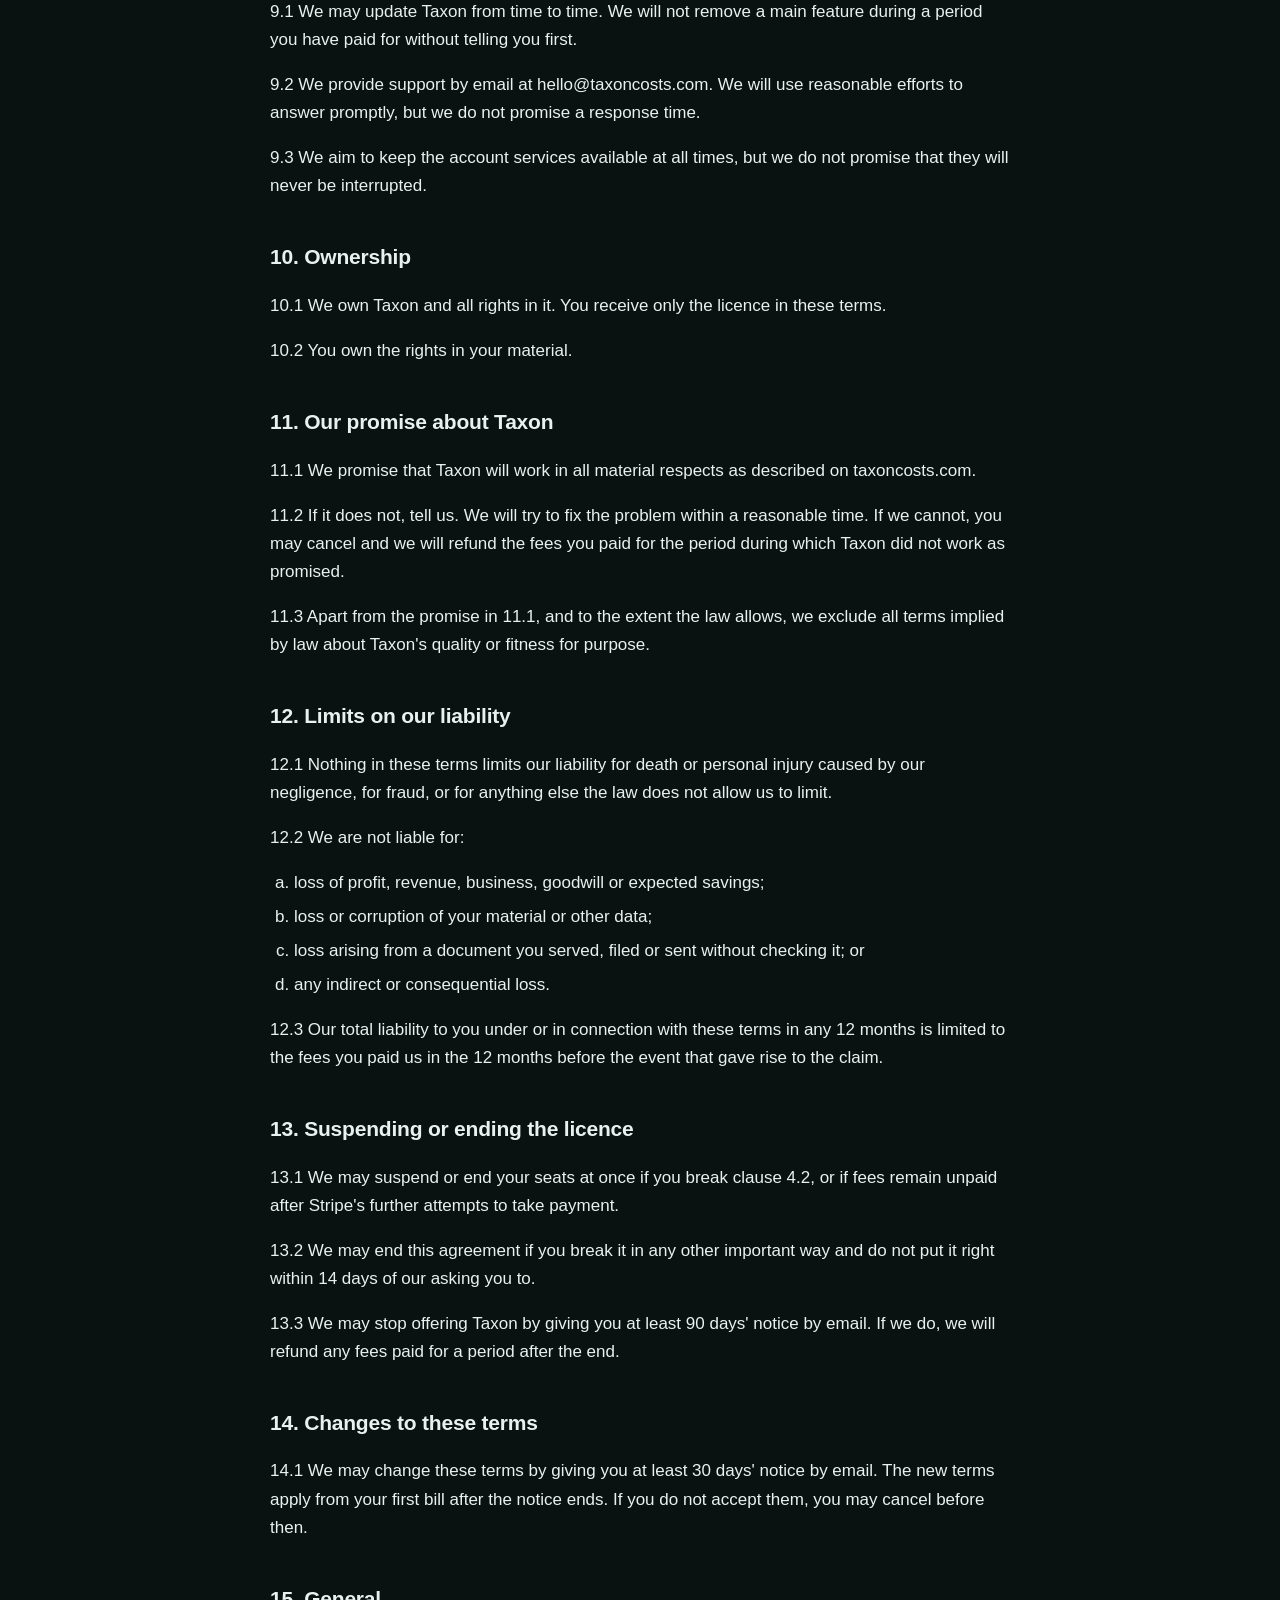
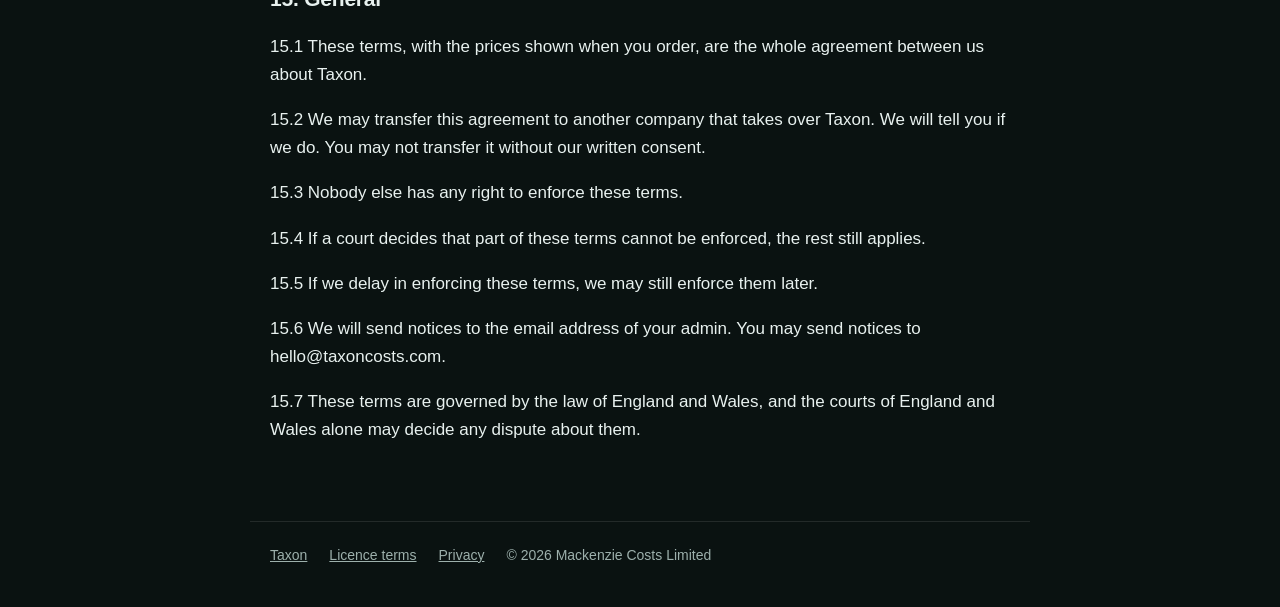
<file: terms.html>
<!doctype html>
<html lang="en-GB">
<head>
<meta charset="utf-8">
<meta name="viewport" content="width=device-width, initial-scale=1">
<title>Taxon licence terms</title>
<meta name="description" content="The terms on which Mackenzie Costs Limited licenses Taxon to firms.">
<link rel="icon" href="assets/icon.png">
<link rel="stylesheet" href="legal.css">
</head>
<body>
<header><a class="brand" href="/"><img src="assets/icon.png" alt="" width="28" height="28">Taxon</a></header>
<main>
<h1>Licence terms</h1>
<p class="meta">In force from 18 November 2026</p>

<h2>1. Who we are and what these terms cover</h2>
<p>1.1 Taxon is made and licensed by Mackenzie Costs Limited, a company registered in England and Wales under number 16170222, whose registered office is at 66 Paul Street, London, EC2A 4NE ("we", "us"). You can write to us at hello@taxoncosts.com.</p>
<p>1.2 These terms govern the licence of Taxon to the firm, company or person that buys seats ("you"). They also cover the account website at account.taxoncosts.com, through which you buy and manage seats.</p>
<p>1.3 We sell Taxon only for use in a business or profession. By buying seats you confirm that you do so for that purpose and that you have authority to bind the firm named in your order.</p>

<h2>2. Words we use</h2>
<p>2.1 "Taxon" means the Taxon application for Mac, its updates, and the account services that sign users in and check seats.</p>
<p>2.2 A "seat" is the right for one named person to use Taxon. That person is a "user".</p>
<p>2.3 Your "admin" is the person who manages your seats on the account website. The person who buys the seats is your first admin.</p>
<p>2.4 "Your material" means the matters, bills, budgets, schedules and other files you create or keep with Taxon.</p>

<h2>3. Buying seats</h2>
<p>3.1 You order seats on the account website. The contract between us begins when Stripe, our payment provider, confirms your payment.</p>
<p>3.2 You can add or remove seats at any time on the account website.</p>

<h2>4. Your licence</h2>
<p>4.1 For each paid seat we grant you a licence to let one user run Taxon on one Mac at a time, for your own business, while the seat is paid for. The licence is non-exclusive and you may not transfer it.</p>
<p>4.2 You must not, and must not let anyone else:</p>
<ol type="a">
<li>share one seat between two or more people, whether at the same time or in turns;</li>
<li>copy Taxon, except as normal use and backup of your Mac require;</li>
<li>sell, rent, lend or sublicense Taxon, or use it to provide a service to people outside your firm other than the costs work you do for your own clients;</li>
<li>change, decompile or reverse engineer Taxon, except where the law allows this and cannot be excluded; or</li>
<li>remove, avoid or interfere with the sign-in and seat checks.</li>
</ol>
<p>4.3 You are responsible for what your users do with Taxon and for keeping their sign-in details secure.</p>

<h2>5. Seats and Macs</h2>
<p>5.1 A seat works on one Mac. When a user first signs in to Taxon on a Mac, that Mac becomes the seat's Mac.</p>
<p>5.2 A user can move their seat to another Mac once in any 30 days. Your admin can move a seat at any time. Moving a seat signs the old Mac out.</p>
<p>5.3 Taxon checks the seat with our server when it opens and from time to time while it runs. If the Mac cannot reach our server, the seat keeps working for up to 72 hours from the last successful check.</p>

<h2>6. Fees and payment</h2>
<p>6.1 Each seat costs:</p>
<ol type="a">
<li>a sign-up fee of £200, paid once when the seat is added; and</li>
<li>£49 a month, paid monthly in advance.</li>
</ol>
<p>6.2 We do not charge the sign-up fee for a seat that replaces one you removed in the previous 12 months.</p>
<p>6.3 A seat added part way through a month is charged for the rest of that month on the day you add it. Only a seat with nobody in it can be removed. When you remove a seat, your next bill is lower; we do not refund the rest of the month already paid for.</p>
<p>6.4 No VAT is added to these prices.</p>
<p>6.5 You pay by card through Stripe. Your subscription renews each month and Stripe takes payment automatically until you cancel.</p>
<p>6.6 If a payment fails, Stripe will try again over the following days. If it cannot take payment, your seats will stop working for new work until the account is paid.</p>
<p>6.7 We may change our prices by giving you at least 30 days' notice by email. A new price applies from your first bill after the notice ends.</p>
<p>6.8 Fees are not refundable, except where these terms say otherwise or the law requires.</p>

<h2>7. Cancelling</h2>
<p>7.1 You can cancel your subscription at any time from the account website. It ends at the end of the month already paid for.</p>
<p>7.2 When your subscription ends, your users can still open, read and print your material in Taxon. They need a paid seat to create or change work and to export.</p>

<h2>8. Your material and your professional responsibility</h2>
<p>8.1 Your material belongs to you. It stays on your Macs and in the storage you choose. Taxon does not send it to us and we never receive it. You are responsible for keeping copies of it.</p>
<p>8.2 Taxon is drafting software. It does not give legal advice. You are responsible for every document you prepare with it, including its figures, its form and its compliance with the Civil Procedure Rules and practice directions, and you must check each document before you serve, file or send it.</p>

<h2>9. Updates and support</h2>
<p>9.1 We may update Taxon from time to time. We will not remove a main feature during a period you have paid for without telling you first.</p>
<p>9.2 We provide support by email at hello@taxoncosts.com. We will use reasonable efforts to answer promptly, but we do not promise a response time.</p>
<p>9.3 We aim to keep the account services available at all times, but we do not promise that they will never be interrupted.</p>

<h2>10. Ownership</h2>
<p>10.1 We own Taxon and all rights in it. You receive only the licence in these terms.</p>
<p>10.2 You own the rights in your material.</p>

<h2>11. Our promise about Taxon</h2>
<p>11.1 We promise that Taxon will work in all material respects as described on taxoncosts.com.</p>
<p>11.2 If it does not, tell us. We will try to fix the problem within a reasonable time. If we cannot, you may cancel and we will refund the fees you paid for the period during which Taxon did not work as promised.</p>
<p>11.3 Apart from the promise in 11.1, and to the extent the law allows, we exclude all terms implied by law about Taxon's quality or fitness for purpose.</p>

<h2>12. Limits on our liability</h2>
<p>12.1 Nothing in these terms limits our liability for death or personal injury caused by our negligence, for fraud, or for anything else the law does not allow us to limit.</p>
<p>12.2 We are not liable for:</p>
<ol type="a">
<li>loss of profit, revenue, business, goodwill or expected savings;</li>
<li>loss or corruption of your material or other data;</li>
<li>loss arising from a document you served, filed or sent without checking it; or</li>
<li>any indirect or consequential loss.</li>
</ol>
<p>12.3 Our total liability to you under or in connection with these terms in any 12 months is limited to the fees you paid us in the 12 months before the event that gave rise to the claim.</p>

<h2>13. Suspending or ending the licence</h2>
<p>13.1 We may suspend or end your seats at once if you break clause 4.2, or if fees remain unpaid after Stripe's further attempts to take payment.</p>
<p>13.2 We may end this agreement if you break it in any other important way and do not put it right within 14 days of our asking you to.</p>
<p>13.3 We may stop offering Taxon by giving you at least 90 days' notice by email. If we do, we will refund any fees paid for a period after the end.</p>

<h2>14. Changes to these terms</h2>
<p>14.1 We may change these terms by giving you at least 30 days' notice by email. The new terms apply from your first bill after the notice ends. If you do not accept them, you may cancel before then.</p>

<h2>15. General</h2>
<p>15.1 These terms, with the prices shown when you order, are the whole agreement between us about Taxon.</p>
<p>15.2 We may transfer this agreement to another company that takes over Taxon. We will tell you if we do. You may not transfer it without our written consent.</p>
<p>15.3 Nobody else has any right to enforce these terms.</p>
<p>15.4 If a court decides that part of these terms cannot be enforced, the rest still applies.</p>
<p>15.5 If we delay in enforcing these terms, we may still enforce them later.</p>
<p>15.6 We will send notices to the email address of your admin. You may send notices to hello@taxoncosts.com.</p>
<p>15.7 These terms are governed by the law of England and Wales, and the courts of England and Wales alone may decide any dispute about them.</p>
</main>
<footer><a href="/">Taxon</a><a href="terms.html">Licence terms</a><a href="privacy.html">Privacy</a><span>© 2026 Mackenzie Costs Limited</span></footer>
</body>
</html>
</file>
<file: legal.css>
:root{color-scheme:dark;--bg:#0A1211;--text:#E8F1EF;--muted:#9DB0AC;--line:rgba(255,255,255,.1);--teal:#5EEAD4}
*{box-sizing:border-box}
body{margin:0;background:var(--bg);color:var(--text);font:400 17px/1.65 -apple-system,BlinkMacSystemFont,"Helvetica Neue",Arial,sans-serif;-webkit-font-smoothing:antialiased}
header,main,footer{max-width:780px;margin:0 auto;padding:0 20px}
header{padding-top:28px}
.brand{display:inline-flex;align-items:center;gap:10px;color:var(--text);text-decoration:none;font-weight:600;font-size:19px}
.brand img{border-radius:7px}
main{padding-top:40px;padding-bottom:60px}
h1{font-size:clamp(32px,6vw,44px);line-height:1.1;letter-spacing:-.02em;margin:0 0 8px}
h2{font-size:21px;margin:40px 0 10px;letter-spacing:-.01em}
.meta{color:var(--muted);margin:0 0 20px}
p,li{color:var(--text)}
ol,ul{padding-left:24px}
li{margin:6px 0}
a{color:var(--teal)}
footer{display:flex;flex-wrap:wrap;gap:8px 22px;border-top:1px solid var(--line);padding-top:22px;padding-bottom:40px;color:var(--muted);font-size:14px}
footer a{color:var(--muted)}
</file>
